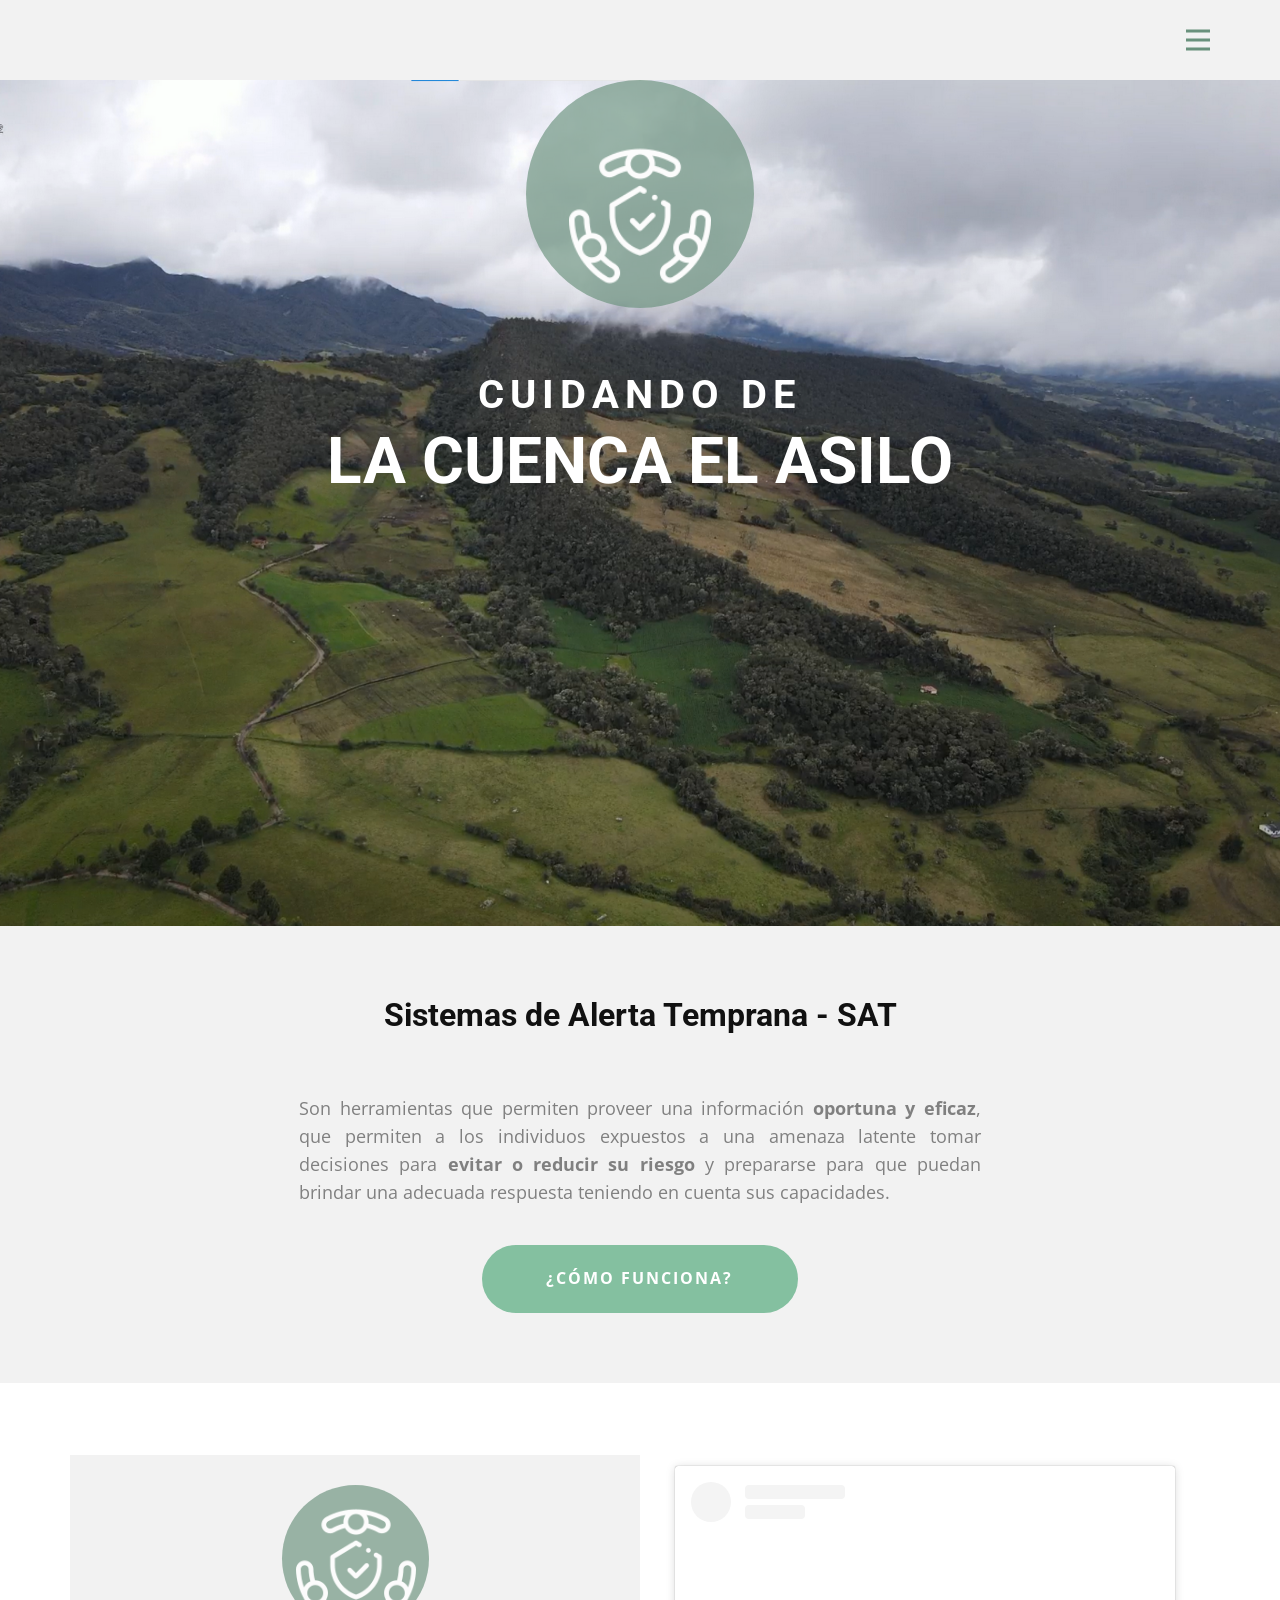
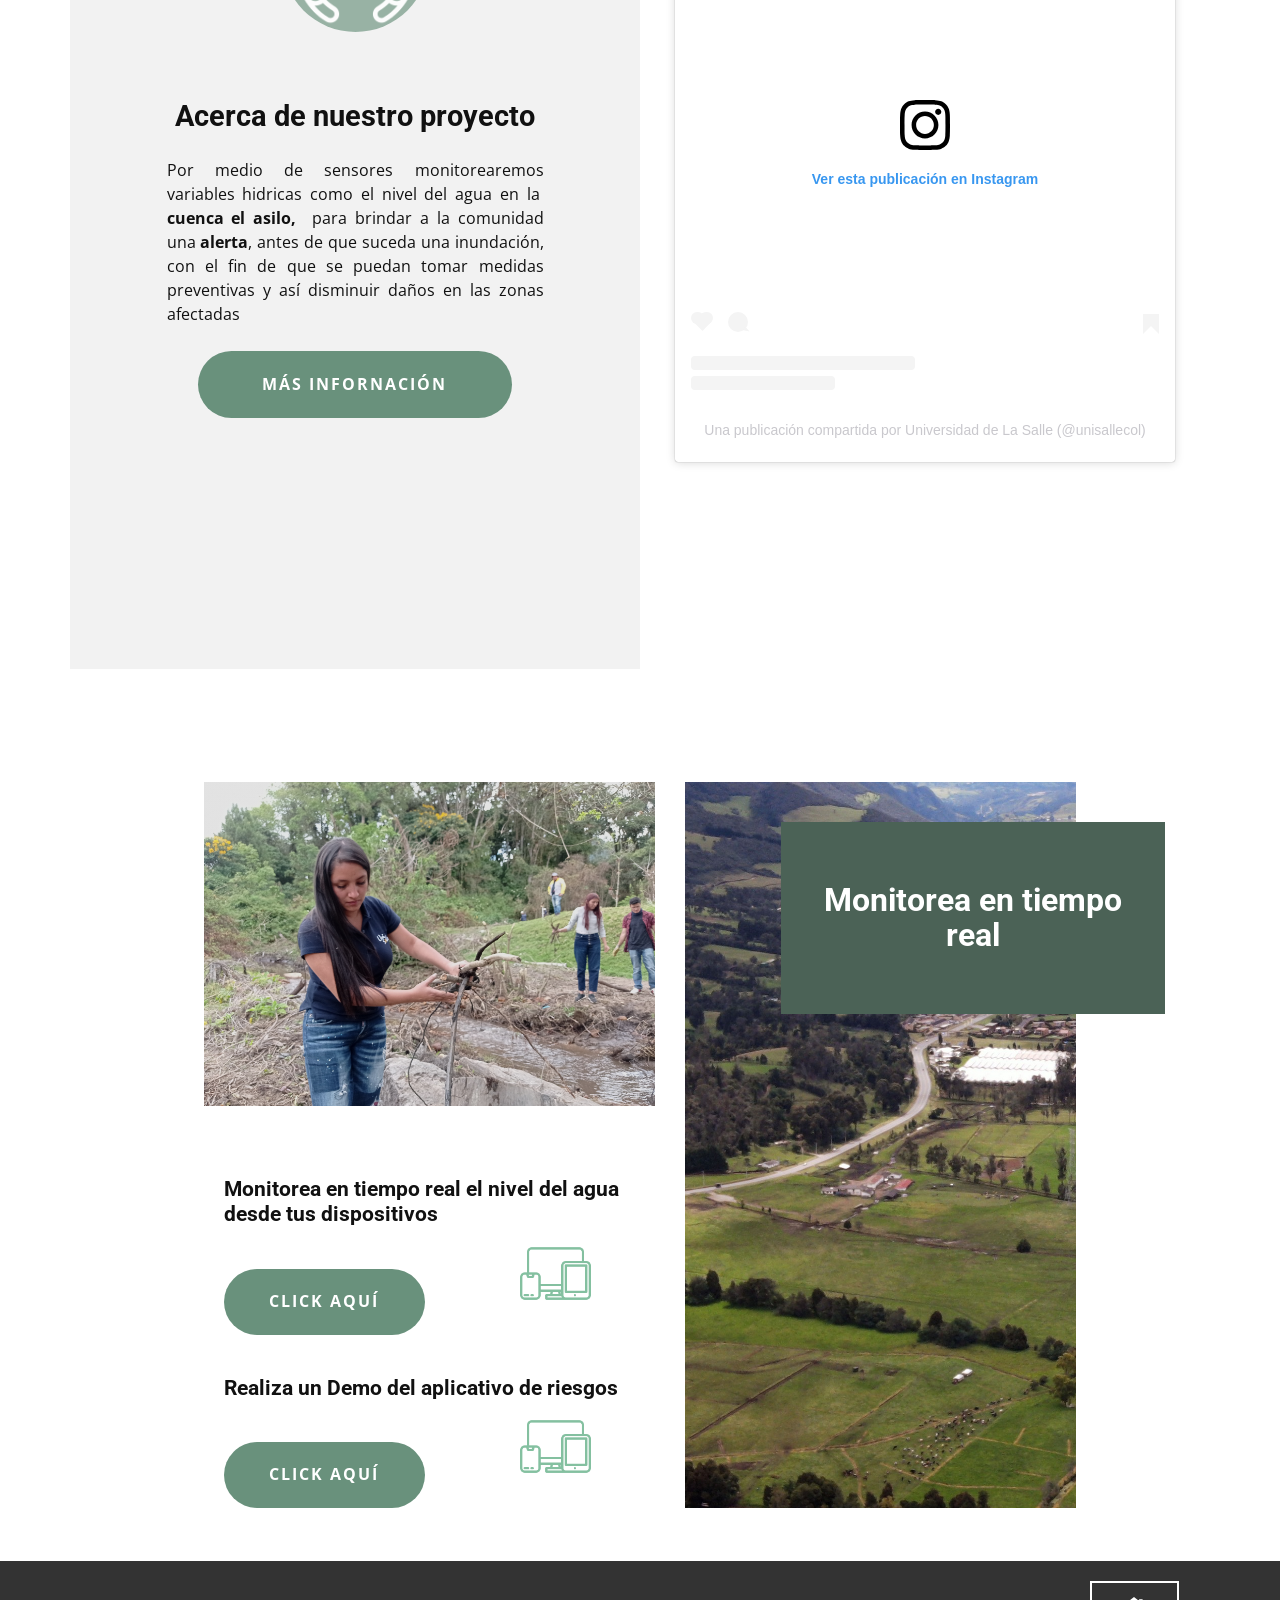
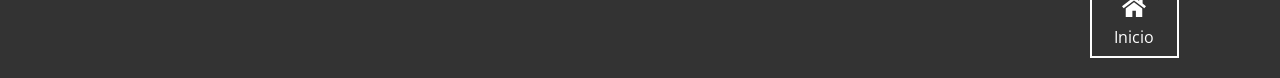
<file: index.html>
<!DOCTYPE html>
<html style="font-size: 16px;" lang="es"><head>
    <meta name="viewport" content="width=device-width, initial-scale=1.0, maximum-scale=1.0, user-scalable=no">
    <meta charset="utf-8">
    <meta name="keywords" content="Caring for, THE FOREST, ​Help us to look after our forests, ​Forestry
technique, ​Forest wildlifeand hunting, ​Caring for forest to benefit nature and people">
    <meta name="description" content="">
    <title>Inicio</title>
    <link rel="stylesheet" href="nicepage.css" media="screen">
<link rel="stylesheet" href="Inicio.css" media="screen">
    <script class="u-script" type="text/javascript" src="jquery.js" defer=""></script>
    <script class="u-script" type="text/javascript" src="nicepage.js" defer=""></script>
    <meta name="generator" content="Nicepage 5.5.0, nicepage.com">
    <link id="u-theme-google-font" rel="stylesheet" href="https://fonts.googleapis.com/css?family=Roboto:100,100i,300,300i,400,400i,500,500i,700,700i,900,900i|Open+Sans:300,300i,400,400i,500,500i,600,600i,700,700i,800,800i">
    <link id="u-page-google-font" rel="stylesheet" href="https://fonts.googleapis.com/css?family=Roboto:100,100i,300,300i,400,400i,500,500i,700,700i,900,900i|Roboto:100,100i,300,300i,400,400i,500,500i,700,700i,900,900i|Montserrat:100,100i,200,200i,300,300i,400,400i,500,500i,600,600i,700,700i,800,800i,900,900i">
    
    <style>
      /* Centrar solo los símbolos específicos */
      .u-section-1 .u-group-elements,
      .u-section-3 .u-group-elements {
        display: flex !important;
        flex-direction: column !important;
        justify-content: center !important;
        align-items: center !important;
        margin: 0 auto !important;
        position: relative !important;
      }
      
      .u-align-center {
        text-align: center !important;
      }
      
      /* Mejoras responsive para pantallas pequeñas */
      @media (max-width: 768px) {
        .u-text-1, .u-text-2 {
          font-size: clamp(1.2rem, 4vw, 2rem) !important;
          line-height: 1.3 !important;
          padding: 10px !important;
        }
        
        .u-section-1 {
          min-height: 60vh !important;
          padding: 20px 10px !important;
        }
        
        .u-section-2, .u-section-3, .u-section-4 {
          padding: 30px 15px !important;
        }
        
        .u-layout-cell {
          padding: 15px !important;
        }
        
        .u-btn {
          padding: 12px 20px !important;
          font-size: 14px !important;
          margin: 10px 5px !important;
        }
        
        .u-image-1, .u-image-2 {
          min-height: 200px !important;
          max-height: 300px !important;
        }
        
        /* Símbolo superior - más grande y centrado */
        .u-section-1 .u-group-elements-1 {
          width: 120px !important;
          height: 120px !important;
          margin: 20px auto !important;
          display: flex !important;
          flex-direction: column !important;
          justify-content: center !important;
          align-items: center !important;
          position: relative !important;
        }
        
        .u-section-1 .u-shape-1 {
          width: 120px !important;
          height: 120px !important;
          margin: 0 auto !important;
        }
        
        .u-section-1 .u-image-1 {
          position: absolute !important;
          top: 45% !important;
          left: 50% !important;
          transform: translate(-50%, -50%) !important;
          z-index: 2 !important;
          margin: 0 !important;
          width: 60px !important;
          height: 60px !important;
        }
        
        /* Símbolo del proyecto - más grande y centrado */
        .u-section-3 .u-group-elements-1 {
          width: 100px !important;
          height: 100px !important;
          margin: 15px auto !important;
          display: flex !important;
          flex-direction: column !important;
          justify-content: center !important;
          align-items: center !important;
          position: relative !important;
        }
        
        .u-section-3 .u-shape-1 {
          width: 100px !important;
          height: 100px !important;
          margin: 0 auto !important;
        }
        
        .u-section-3 .u-image-1 {
          position: absolute !important;
          top: 45% !important;
          left: 50% !important;
          transform: translate(-50%, -50%) !important;
          z-index: 2 !important;
          margin: 0 !important;
          width: 50px !important;
          height: 50px !important;
        }
        
        /* Centrar texto del proyecto en móviles */
        .u-section-3 .u-layout-cell-1 {
          text-align: center !important;
        }
        
        .u-section-3 .u-layout-cell-1 .u-container-layout-1 {
          text-align: center !important;
          padding: 20px 15px !important;
        }
        
        .u-section-3 .u-text-1,
        .u-section-3 .u-text-2 {
          text-align: center !important;
          margin-left: auto !important;
          margin-right: auto !important;
        }
        
        /* NO mover otras imágenes */
        .u-section-4 .u-image-1,
        .u-section-4 .u-image-2 {
          position: static !important;
          transform: none !important;
          width: auto !important;
          height: auto !important;
        }
        
        .u-align-center .u-group-elements-1 {
          margin: 0 auto 20px auto !important;
        }
        
        .instagram-media {
          max-width: 100% !important;
          min-width: 280px !important;
        }
        
        .two-line {
          display: flex;
          flex-direction: column;
          gap: 20px;
        }
        
        .two-line .u-container-layout-2 {
          padding: 15px !important;
          text-align: center !important;
        }
        
        .u-nav-1 {
          flex-direction: column !important;
        }
        
        .u-nav-item {
          width: 100% !important;
          text-align: center !important;
        }
      }
      
      @media (max-width: 480px) {
        .u-text-1, .u-text-2 {
          font-size: clamp(1rem, 5vw, 1.5rem) !important;
        }
        
        .u-section-1 {
          min-height: 50vh !important;
        }
        
        .u-btn {
          width: 90% !important;
          max-width: 250px !important;
        }
        
        .u-layout-wrap {
          margin: 0 !important;
        }
        
        /* Símbolos en móviles pequeños - mejor centrados */
        .u-section-1 .u-group-elements-1 {
          width: 90px !important;
          height: 90px !important;
        }
        
        .u-section-1 .u-shape-1 {
          width: 90px !important;
          height: 90px !important;
          transform: translateY(30px) !important;
        }
        
        .u-section-1 .u-image-1 {
          top: 42% !important;
          width: 45px !important;
          height: 45px !important;
        }
        
        .u-section-3 .u-group-elements-1 {
          width: 80px !important;
          height: 80px !important;
        }
        
        .u-section-3 .u-shape-1 {
          width: 80px !important;
          height: 80px !important;
        }
        
        .u-section-3 .u-image-1 {
          top: 42% !important;
          width: 40px !important;
          height: 40px !important;
        }
        
        /* Centrar footer con casita solo en móviles pequeños */
        .u-footer {
          text-align: center !important;
        }
        
        .u-footer .u-sheet-1 {
          display: flex !important;
          justify-content: center !important;
          align-items: center !important;
        }
        
        .u-footer .u-btn-1 {
          margin: 0 auto !important;
          font-size: 18px !important;
          padding: 15px 25px !important;
        }
        
        .u-footer .u-icon-1 {
          font-size: 24px !important;
          width: 30px !important;
          height: 30px !important;
        }
      }
    </style>
    
    
    
    
    
    <script type="application/ld+json">{
		"@context": "http://schema.org",
		"@type": "Organization",
		"name": "alarma temprana"
}</script>
    <meta name="theme-color" content="#efa69d">
    <meta property="og:title" content="Inicio">
    <meta property="og:description" content="">
    <meta property="og:type" content="website">
  <meta data-intl-tel-input-cdn-path="intlTelInput/"></head>
  <body data-home-page="index.html" data-home-page-title="Inicio" class="u-body u-xl-mode" data-lang="es"><header class="u-clearfix u-grey-5 u-header u-header" id="sec-3764"><div class="u-clearfix u-sheet u-sheet-1">
        <nav class="u-menu u-menu-hamburger u-offcanvas u-menu-1" data-responsive-from="XL">
          <div class="menu-collapse" style="font-size: 1rem; letter-spacing: 0px; font-weight: 500; text-transform: uppercase;">
            <a class="u-button-style u-custom-active-color u-custom-border u-custom-border-color u-custom-hover-color u-custom-left-right-menu-spacing u-custom-padding-bottom u-custom-text-active-color u-custom-text-color u-custom-text-hover-color u-custom-top-bottom-menu-spacing u-nav-link u-text-active-palette-1-base u-text-hover-palette-2-base u-text-palette-4-dark-1" href="#">
              <svg class="u-svg-link" viewBox="0 0 24 24"><use xmlns:xlink="http://www.w3.org/1999/xlink" xlink:href="#menu-hamburger"></use></svg>
              <svg class="u-svg-content" version="1.1" id="menu-hamburger" viewBox="0 0 16 16" x="0px" y="0px" xmlns:xlink="http://www.w3.org/1999/xlink" xmlns="http://www.w3.org/2000/svg"><g><rect y="1" width="16" height="2"></rect><rect y="7" width="16" height="2"></rect><rect y="13" width="16" height="2"></rect>
</g></svg>
            </a>
          </div>
          <div class="u-custom-menu u-nav-container">
            <ul class="u-nav u-spacing-2 u-unstyled u-nav-1"><li class="u-nav-item"><a class="u-active-grey-5 u-button-style u-hover-grey-10 u-nav-link u-text-active-grey-90 u-text-grey-90 u-text-hover-grey-90" href="index.html" style="padding: 10px 20px;">Pagina principal</a>
</li><li class="u-nav-item"><a class="u-active-grey-5 u-button-style u-hover-grey-10 u-nav-link u-text-active-grey-90 u-text-grey-90 u-text-hover-grey-90" href="Sistemas-de-alerta-temprana.html" style="padding: 10px 20px;">Sistemas de alerta temprana</a>
</li><li class="u-nav-item"><a class="u-active-grey-5 u-button-style u-hover-grey-10 u-nav-link u-text-active-grey-90 u-text-grey-90 u-text-hover-grey-90" href="Acerca-del--proyecto.html" style="padding: 10px 20px;">Acerca del  proyecto</a>
</li></ul>
          </div>
          <div class="u-custom-menu u-nav-container-collapse">
            <div class="u-black u-container-style u-inner-container-layout u-opacity u-opacity-95 u-sidenav">
              <div class="u-inner-container-layout u-sidenav-overflow">
                <div class="u-menu-close"></div>
                <ul class="u-align-center u-nav u-popupmenu-items u-unstyled u-nav-2"><li class="u-nav-item"><a class="u-button-style u-nav-link" href="index.html">Pagina principal</a>
</li><li class="u-nav-item"><a class="u-button-style u-nav-link" href="Sistemas-de-alerta-temprana.html">Sistemas de alerta temprana</a>
</li><li class="u-nav-item"><a class="u-button-style u-nav-link" href="Acerca-del--proyecto.html">Acerca del  proyecto</a>
</li></ul>
              </div>
            </div>
            <div class="u-black u-menu-overlay u-opacity u-opacity-70"></div>
          </div>
        </nav>
      </div></header>
    <section class="u-align-center u-clearfix u-image u-section-1" src="" id="carousel_deab" data-image-width="7480" data-image-height="4208">
      <div class="u-clearfix u-sheet u-sheet-1">
        <div class="u-align-center u-clearfix u-group-elements u-group-elements-1">
          <div class="u-expanded u-opacity u-opacity-65 u-palette-4-dark-1 u-shape u-shape-circle u-shape-1"></div>
          <img class="u-image u-image-contain u-image-default u-preserve-proportions u-image-1" src="images/protecticono1.png" alt="" data-image-width="128" data-image-height="128">
        </div>
        <h2 class="u-text u-text-body-alt-color u-text-1" style="font-size: clamp(1.5rem, 5vw, 2.5rem); margin-bottom: 10px;">CUIDANDO DE</h2>
        <h1 class="u-color-scheme-u10 u-color-style-multicolor-1 u-text u-text-body-alt-color u-title u-text-2" style="font-size: clamp(2rem, 6vw, 4rem); margin-top: 10px;">la cuenca el asilo</h1>
      </div>
    </section>
    <section class="u-align-center u-clearfix u-grey-5 u-section-2" id="carousel_029e">
      <div class="u-clearfix u-sheet u-valign-middle u-sheet-1">
        <h3 class="u-text u-text-default u-text-1" style="font-size: clamp(1.3rem, 4vw, 2rem); margin-bottom: 20px;">Sistemas de Alerta Temprana - SAT</h3>
        <p class="u-text u-text-grey-50 u-text-2" style="font-size: clamp(0.9rem, 3vw, 1.1rem); line-height: 1.6; text-align: justify; padding: 0 10px;">Son herramientas que permiten proveer una información <span style="font-weight: 700;">oportuna y eficaz</span>, que permiten a los individuos expuestos a una amenaza latente tomar decisiones para<span style="font-weight: 700;"> evitar o reducir su riesgo</span> y prepararse para que puedan brindar una adecuada
respuesta teniendo en cuenta sus capacidades.
        </p>
        <a href="Sistemas-de-alerta-temprana.html" class="u-active-palette-4-dark-1 u-border-none u-btn u-btn-round u-button-style u-hover-palette-4-dark-1 u-palette-4-base u-radius-50 u-btn-1">¿cómo funciona?</a>
      </div>
    </section>
    <section class="u-clearfix u-white u-section-3" id="carousel_2347">
      <div class="u-clearfix u-sheet u-sheet-1">
        <div class="u-clearfix u-expanded-width u-layout-wrap u-layout-wrap-1">
          <div class="u-layout">
            <div class="u-layout-row">
              <div class="u-align-center u-container-style u-grey-5 u-layout-cell u-size-30 u-layout-cell-1">
                <div class="u-container-layout u-container-layout-1">
                  <div class="u-align-center u-clearfix u-group-elements u-group-elements-1">
                    <div class="u-expanded u-opacity u-opacity-65 u-palette-4-dark-1 u-shape u-shape-circle u-shape-1"></div>
                    <img class="u-image u-image-contain u-image-default u-preserve-proportions u-image-1" src="images/protecticono1.png" alt="" data-image-width="128" data-image-height="128">
                  </div>
                  <h2 class="u-text u-text-1" style="font-size: clamp(1.3rem, 4vw, 1.8rem); margin-bottom: 15px;">Acerca de nuestro proyecto</h2>
                  <p class="u-text u-text-body-color u-text-2" style="font-size: clamp(0.85rem, 3vw, 1rem); line-height: 1.5; text-align: justify;">Por medio de sensores monitorearemos variables hidricas como el nivel del agua en la&nbsp;<span style="font-weight: 700;"> cuenca el asilo,&nbsp;<span style="font-weight: 400;"> para brindar a la comunidad una&nbsp;<span style="font-weight: 700;">alerta</span>, antes de que suceda una inundación, con el fin de que se puedan tomar medidas preventivas y así disminuir daños en las zonas afectadas
                      </span>&nbsp;
                    </span>
                  </p>
                  <a href="Acerca-del--proyecto.html" class="u-active-grey-5 u-border-none u-btn u-btn-round u-button-style u-palette-4-dark-1 u-radius-50 u-text-body-alt-color u-btn-1">más infornación</a>
                </div>
              </div>
              <div class="u-align-left u-container-style u-layout-cell u-shape-rectangle u-size-30 u-white u-layout-cell-2">
                <div class="u-container-layout u-container-layout-2">
                <blockquote class="instagram-media" data-instgrm-captioned data-instgrm-permalink="https://www.instagram.com/reel/CpBi-apjh3G/?utm_source=ig_embed&amp;utm_campaign=loading" data-instgrm-version="14" style=" background:#FFF; border:0; border-radius:3px; box-shadow:0 0 1px 0 rgba(0,0,0,0.5),0 1px 10px 0 rgba(0,0,0,0.15); margin: 1px; max-width:540px; min-width:326px; padding:0; width:99.375%; width:-webkit-calc(100% - 2px); width:calc(100% - 2px);"><div style="padding:16px;"> <a href="https://www.instagram.com/reel/CpBi-apjh3G/?utm_source=ig_embed&amp;utm_campaign=loading" style=" background:#FFFFFF; line-height:0; padding:0 0; text-align:center; text-decoration:none; width:100%;" target="_blank"> <div style=" display: flex; flex-direction: row; align-items: center;"> <div style="background-color: #F4F4F4; border-radius: 50%; flex-grow: 0; height: 40px; margin-right: 14px; width: 40px;"></div> <div style="display: flex; flex-direction: column; flex-grow: 1; justify-content: center;"> <div style=" background-color: #F4F4F4; border-radius: 4px; flex-grow: 0; height: 14px; margin-bottom: 6px; width: 100px;"></div> <div style=" background-color: #F4F4F4; border-radius: 4px; flex-grow: 0; height: 14px; width: 60px;"></div></div></div><div style="padding: 19% 0;"></div> <div style="display:block; height:50px; margin:0 auto 12px; width:50px;"><svg width="50px" height="50px" viewBox="0 0 60 60" version="1.1" xmlns="https://www.w3.org/2000/svg" xmlns:xlink="https://www.w3.org/1999/xlink"><g stroke="none" stroke-width="1" fill="none" fill-rule="evenodd"><g transform="translate(-511.000000, -20.000000)" fill="#000000"><g><path d="M556.869,30.41 C554.814,30.41 553.148,32.076 553.148,34.131 C553.148,36.186 554.814,37.852 556.869,37.852 C558.924,37.852 560.59,36.186 560.59,34.131 C560.59,32.076 558.924,30.41 556.869,30.41 M541,60.657 C535.114,60.657 530.342,55.887 530.342,50 C530.342,44.114 535.114,39.342 541,39.342 C546.887,39.342 551.658,44.114 551.658,50 C551.658,55.887 546.887,60.657 541,60.657 M541,33.886 C532.1,33.886 524.886,41.1 524.886,50 C524.886,58.899 532.1,66.113 541,66.113 C549.9,66.113 557.115,58.899 557.115,50 C557.115,41.1 549.9,33.886 541,33.886 M565.378,62.101 C565.244,65.022 564.756,66.606 564.346,67.663 C563.803,69.06 563.154,70.057 562.106,71.106 C561.058,72.155 560.06,72.803 558.662,73.347 C557.607,73.757 556.021,74.244 553.102,74.378 C549.944,74.521 548.997,74.552 541,74.552 C533.003,74.552 532.056,74.521 528.898,74.378 C525.979,74.244 524.393,73.757 523.338,73.347 C521.94,72.803 520.942,72.155 519.894,71.106 C518.846,70.057 518.197,69.06 517.654,67.663 C517.244,66.606 516.755,65.022 516.623,62.101 C516.479,58.943 516.448,57.996 516.448,50 C516.448,42.003 516.479,41.056 516.623,37.899 C516.755,34.978 517.244,33.391 517.654,32.338 C518.197,30.938 518.846,29.942 519.894,28.894 C520.942,27.846 521.94,27.196 523.338,26.654 C524.393,26.244 525.979,25.756 528.898,25.623 C532.057,25.479 533.004,25.448 541,25.448 C548.997,25.448 549.943,25.479 553.102,25.623 C556.021,25.756 557.607,26.244 558.662,26.654 C560.06,27.196 561.058,27.846 562.106,28.894 C563.154,29.942 563.803,30.938 564.346,32.338 C564.756,33.391 565.244,34.978 565.378,37.899 C565.522,41.056 565.552,42.003 565.552,50 C565.552,57.996 565.522,58.943 565.378,62.101 M570.82,37.631 C570.674,34.438 570.167,32.258 569.425,30.349 C568.659,28.377 567.633,26.702 565.965,25.035 C564.297,23.368 562.623,22.342 560.652,21.575 C558.743,20.834 556.562,20.326 553.369,20.18 C550.169,20.033 549.148,20 541,20 C532.853,20 531.831,20.033 528.631,20.18 C525.438,20.326 523.257,20.834 521.349,21.575 C519.376,22.342 517.703,23.368 516.035,25.035 C514.368,26.702 513.342,28.377 512.574,30.349 C511.834,32.258 511.326,34.438 511.181,37.631 C511.035,40.831 511,41.851 511,50 C511,58.147 511.035,59.17 511.181,62.369 C511.326,65.562 511.834,67.743 512.574,69.651 C513.342,71.625 514.368,73.296 516.035,74.965 C517.703,76.634 519.376,77.658 521.349,78.425 C523.257,79.167 525.438,79.673 528.631,79.82 C531.831,79.965 532.853,80.001 541,80.001 C549.148,80.001 550.169,79.965 553.369,79.82 C556.562,79.673 558.743,79.167 560.652,78.425 C562.623,77.658 564.297,76.634 565.965,74.965 C567.633,73.296 568.659,71.625 569.425,69.651 C570.167,67.743 570.674,65.562 570.82,62.369 C570.966,59.17 571,58.147 571,50 C571,41.851 570.966,40.831 570.82,37.631"></path></g></g></g></svg></div><div style="padding-top: 8px;"> <div style=" color:#3897f0; font-family:Arial,sans-serif; font-size:14px; font-style:normal; font-weight:550; line-height:18px;">Ver esta publicación en Instagram</div></div><div style="padding: 12.5% 0;"></div> <div style="display: flex; flex-direction: row; margin-bottom: 14px; align-items: center;"><div> <div style="background-color: #F4F4F4; border-radius: 50%; height: 12.5px; width: 12.5px; transform: translateX(0px) translateY(7px);"></div> <div style="background-color: #F4F4F4; height: 12.5px; transform: rotate(-45deg) translateX(3px) translateY(1px); width: 12.5px; flex-grow: 0; margin-right: 14px; margin-left: 2px;"></div> <div style="background-color: #F4F4F4; border-radius: 50%; height: 12.5px; width: 12.5px; transform: translateX(9px) translateY(-18px);"></div></div><div style="margin-left: 8px;"> <div style=" background-color: #F4F4F4; border-radius: 50%; flex-grow: 0; height: 20px; width: 20px;"></div> <div style=" width: 0; height: 0; border-top: 2px solid transparent; border-left: 6px solid #f4f4f4; border-bottom: 2px solid transparent; transform: translateX(16px) translateY(-4px) rotate(30deg)"></div></div><div style="margin-left: auto;"> <div style=" width: 0px; border-top: 8px solid #F4F4F4; border-right: 8px solid transparent; transform: translateY(16px);"></div> <div style=" background-color: #F4F4F4; flex-grow: 0; height: 12px; width: 16px; transform: translateY(-4px);"></div> <div style=" width: 0; height: 0; border-top: 8px solid #F4F4F4; border-left: 8px solid transparent; transform: translateY(-4px) translateX(8px);"></div></div></div> <div style="display: flex; flex-direction: column; flex-grow: 1; justify-content: center; margin-bottom: 24px;"> <div style=" background-color: #F4F4F4; border-radius: 4px; flex-grow: 0; height: 14px; margin-bottom: 6px; width: 224px;"></div> <div style=" background-color: #F4F4F4; border-radius: 4px; flex-grow: 0; height: 14px; width: 144px;"></div></div></a><p style=" color:#c9c8cd; font-family:Arial,sans-serif; font-size:14px; line-height:17px; margin-bottom:0; margin-top:8px; overflow:hidden; padding:8px 0 7px; text-align:center; text-overflow:ellipsis; white-space:nowrap;"><a href="https://www.instagram.com/reel/CpBi-apjh3G/?utm_source=ig_embed&amp;utm_campaign=loading" style=" color:#c9c8cd; font-family:Arial,sans-serif; font-size:14px; font-style:normal; font-weight:normal; line-height:17px; text-decoration:none;" target="_blank">Una publicación compartida por Universidad de La Salle (@unisallecol)</a></p></div></blockquote> <script async src="//www.instagram.com/embed.js"></script>
                </div>
              </div>
            </div>
          </div>
        </div>
      </div>
    </section>
    <section class="u-align-center-lg u-align-center-md u-align-center-sm u-align-center-xl u-align-left-xs u-clearfix u-section-4" id="carousel_af0f">
      <div class="u-clearfix u-sheet u-sheet-1">
        <div class="u-clearfix u-gutter-30 u-layout-wrap u-layout-wrap-1">
          <div class="u-gutter-0 u-layout">
            <div class="u-layout-row">
              <div class="u-size-32">
                <div class="u-layout-col">
                  <div class="u-align-left u-container-style u-image u-layout-cell u-left-cell u-shading u-size-28 u-image-1" data-image-width="4000" data-image-height="2992">
                    <div class="u-container-layout u-container-layout-1"></div>
                  </div>
                  <div class="u-align-left u-container-style u-layout-cell u-left-cell u-size-32 u-layout-cell-2" src="">
                    
                    <section class="two-line">
                    <div class="u-container-layout u-container-layout-2">
                      <h4 class="u-text u-text-1" style="font-size: clamp(1rem, 3.5vw, 1.3rem); margin-bottom: 10px;"> Monitorea en tiempo real el nivel del agua desde tus dispositivos</h4><span class="u-file-icon u-icon u-text-palette-4-base u-icon-1"><img src="images/2777142-95697e7f.png" alt=""></span>
                      <a href="Acerca-del--proyecto.html#sec-f1b8" class="u-active-palette-4-dark-1 u-border-none u-btn u-btn-round u-button-style u-palette-4-dark-1 u-radius-50 u-btn-1" data-animation-name="" data-animation-duration="0" data-animation-delay="0" data-animation-direction="" style="font-size: clamp(0.8rem, 3vw, 1rem);">click aquí</a>
                    </div>

                    <div class="u-container-layout u-container-layout-2">
                      <h4 class="u-text u-text-1" style="font-size: clamp(1rem, 3.5vw, 1.3rem); margin-bottom: 10px;"> Realiza un Demo del aplicativo de riesgos</h4><span class="u-file-icon u-icon u-text-palette-4-base u-icon-1"><img src="images/2777142-95697e7f.png" alt=""></span>
                      <a href="app-debug.apk" class="u-active-palette-4-dark-1 u-border-none u-btn u-btn-round u-button-style u-palette-4-dark-1 u-radius-50 u-btn-1" data-animation-name="" data-animation-duration="0" data-animation-delay="0" data-animation-direction="" style="font-size: clamp(0.8rem, 3vw, 1rem);">click aquí</a>
                    </div>
                  </section>


                  </div>
                </div>
              </div>
              <div class="u-size-28">
                <div class="u-layout-col">
                  <div class="u-align-left u-container-style u-image u-layout-cell u-right-cell u-size-60 u-image-2" src="" data-image-width="8000" data-image-height="6000">
                    <div class="u-container-layout u-container-layout-3" src="">
                      <div class="u-container-style u-group u-palette-4-dark-2 u-group-1">
                        <div class="u-container-layout u-valign-middle u-container-layout-4">
                          <h2 class="u-text u-text-2" style="font-size: clamp(1.3rem, 4vw, 2rem); text-align: center;">Monitorea en tiempo real<br>
                          </h2>
                        </div>
                      </div>
                    </div>
                  </div>
                </div>
              </div>
            </div>
          </div>
        </div>
      </div>
    </section>
    
    
    <footer class="u-align-center u-clearfix u-footer u-grey-80 u-footer" id="sec-be3e"><div class="u-clearfix u-sheet u-valign-middle u-sheet-1">
        <a href="index.html" class="u-border-2 u-border-white u-btn u-button-style u-hover-palette-4-dark-1 u-none u-btn-1"><span class="u-icon u-text-white u-icon-1"><svg class="u-svg-content" viewBox="0 0 512 512" x="0px" y="0px" style="width: 1em; height: 1em;"><polygon points="256,152.96 79.894,288.469 79.894,470.018 221.401,470.018 221.401,336.973 296.576,336.973 296.576,470.018 432.107,470.018 432.107,288.469"></polygon><polygon points="439.482,183.132 439.482,90.307 365.316,90.307 365.316,126.077 256,41.982 0,238.919 35.339,284.855 256,115.062 476.662,284.856 512,238.92"></polygon></svg><img></span>
          <br>Inicio
        </a>
      </div></footer>

  
</body></html>
</file>
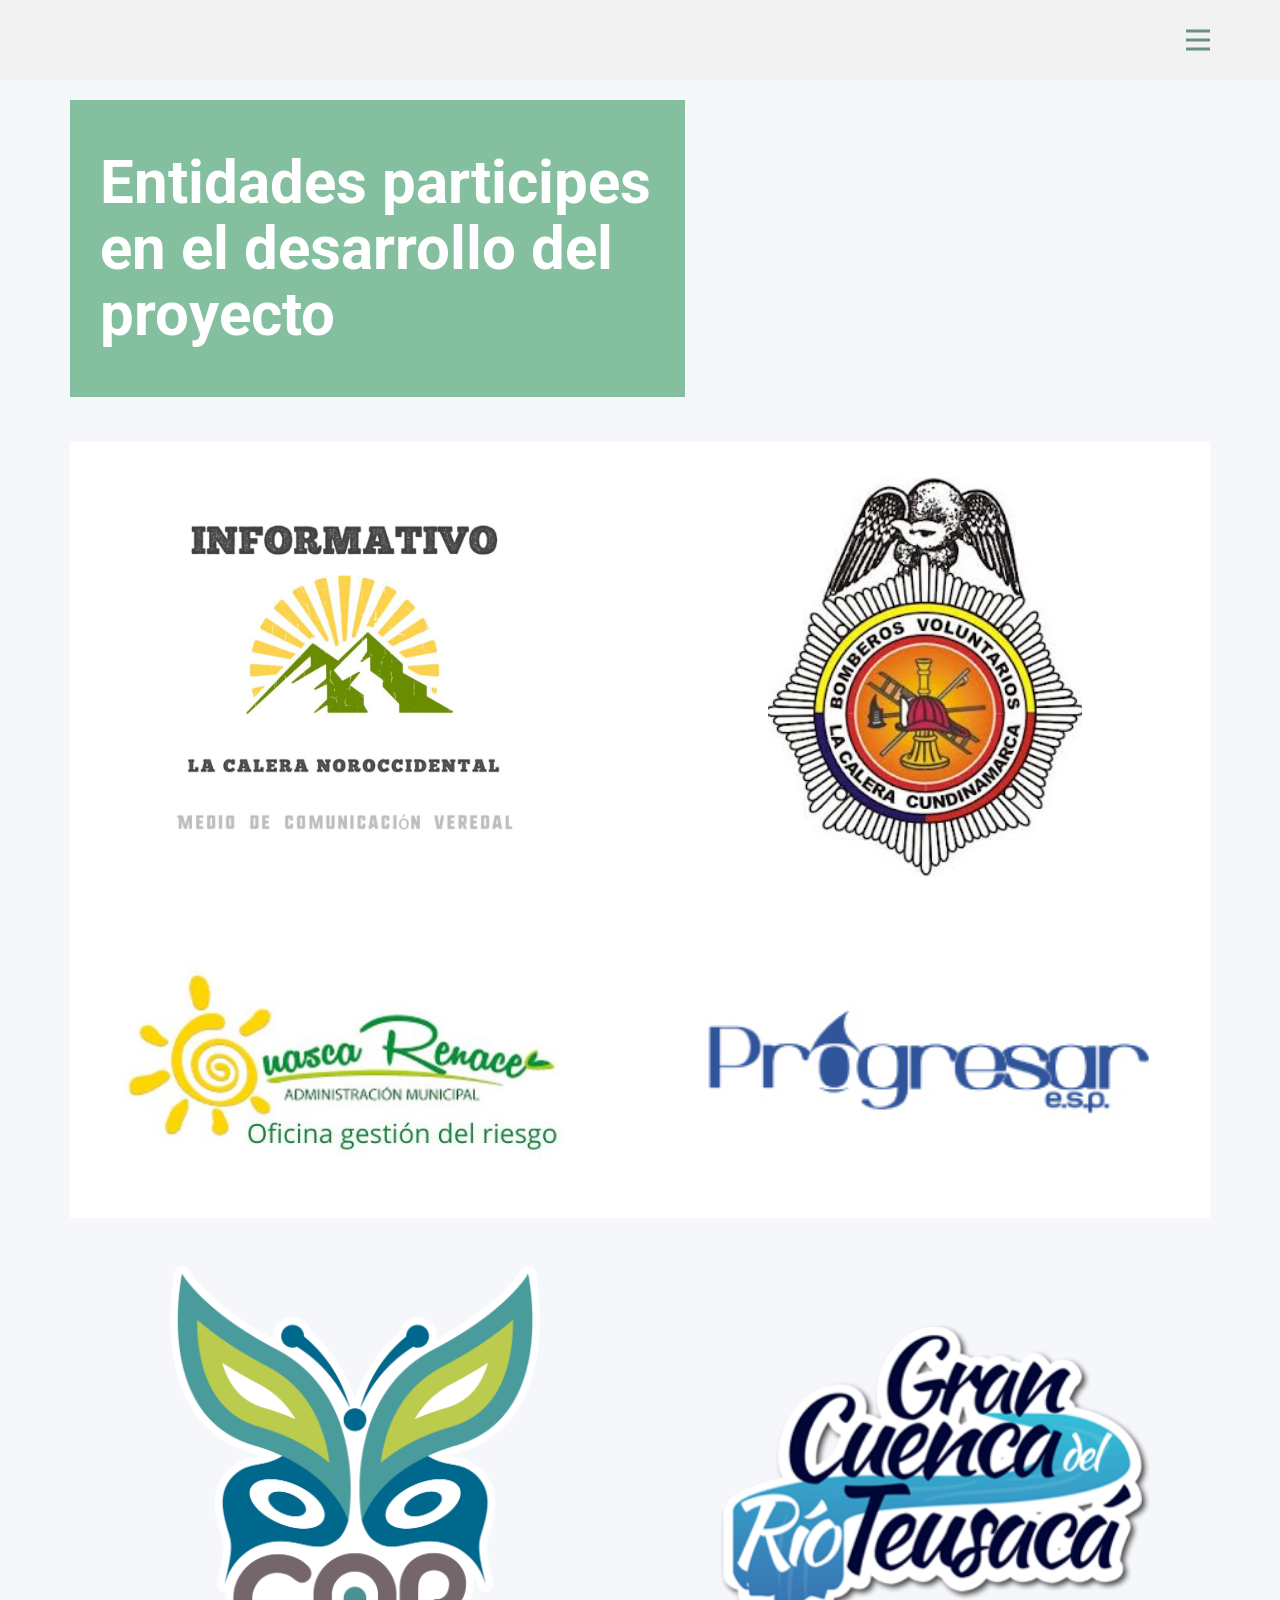
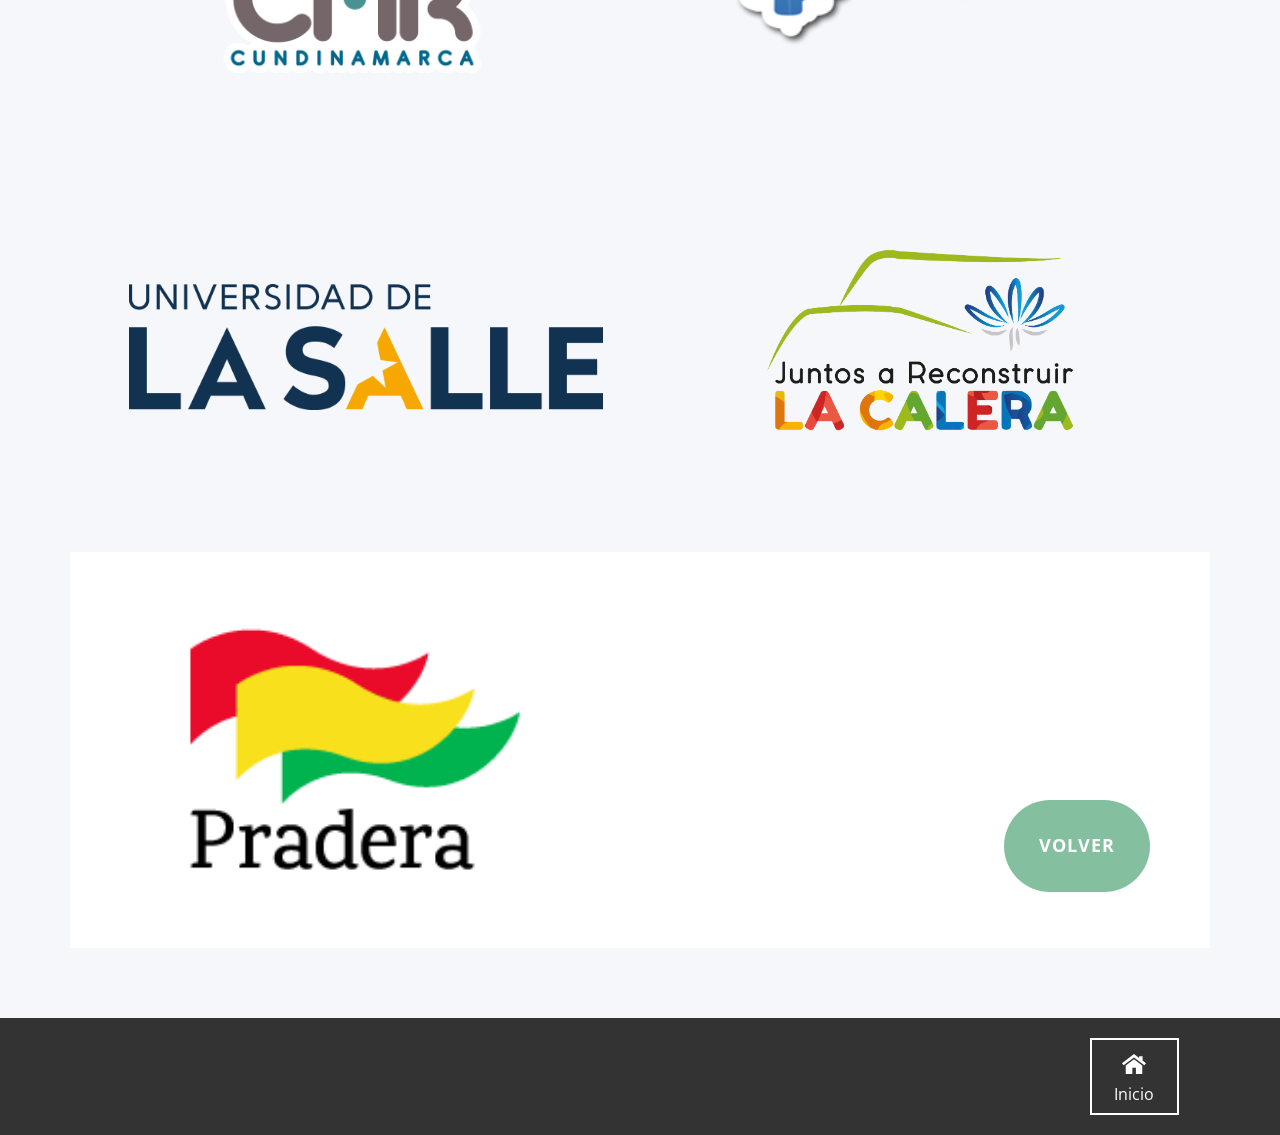
<file: logos.html>
<!DOCTYPE html>
<html style="font-size: 16px;" lang="es"><head>
    <meta name="viewport" content="width=device-width, initial-scale=1.0">
    <meta charset="utf-8">
    <meta name="keywords" content="">
    <meta name="description" content="">
    <title>logos</title>
    <link rel="stylesheet" href="nicepage.css" media="screen">
<link rel="stylesheet" href="logos.css" media="screen">
    <script class="u-script" type="text/javascript" src="jquery.js" defer=""></script>
    <script class="u-script" type="text/javascript" src="nicepage.js" defer=""></script>
    <meta name="generator" content="Nicepage 5.5.0, nicepage.com">
    <link id="u-theme-google-font" rel="stylesheet" href="https://fonts.googleapis.com/css?family=Roboto:100,100i,300,300i,400,400i,500,500i,700,700i,900,900i|Open+Sans:300,300i,400,400i,500,500i,600,600i,700,700i,800,800i">
    
    
    <script type="application/ld+json">{
		"@context": "http://schema.org",
		"@type": "Organization",
		"name": "alarma temprana"
}</script>
    <meta name="theme-color" content="#efa69d">
    <meta property="og:title" content="logos">
    <meta property="og:description" content="">
    <meta property="og:type" content="website">
  <meta data-intl-tel-input-cdn-path="intlTelInput/"></head>
  <body class="u-body u-xl-mode" data-lang="es"><header class="u-clearfix u-grey-5 u-header u-header" id="sec-3764"><div class="u-clearfix u-sheet u-sheet-1">
        <nav class="u-menu u-menu-hamburger u-offcanvas u-menu-1" data-responsive-from="XL">
          <div class="menu-collapse" style="font-size: 1rem; letter-spacing: 0px; font-weight: 500; text-transform: uppercase;">
            <a class="u-button-style u-custom-active-color u-custom-border u-custom-border-color u-custom-hover-color u-custom-left-right-menu-spacing u-custom-padding-bottom u-custom-text-active-color u-custom-text-color u-custom-text-hover-color u-custom-top-bottom-menu-spacing u-nav-link u-text-active-palette-1-base u-text-hover-palette-2-base u-text-palette-4-dark-1" href="#">
              <svg class="u-svg-link" viewBox="0 0 24 24"><use xmlns:xlink="http://www.w3.org/1999/xlink" xlink:href="#menu-hamburger"></use></svg>
              <svg class="u-svg-content" version="1.1" id="menu-hamburger" viewBox="0 0 16 16" x="0px" y="0px" xmlns:xlink="http://www.w3.org/1999/xlink" xmlns="http://www.w3.org/2000/svg"><g><rect y="1" width="16" height="2"></rect><rect y="7" width="16" height="2"></rect><rect y="13" width="16" height="2"></rect>
</g></svg>
            </a>
          </div>
          <div class="u-custom-menu u-nav-container">
            <ul class="u-nav u-spacing-2 u-unstyled u-nav-1"><li class="u-nav-item"><a class="u-active-grey-5 u-button-style u-hover-grey-10 u-nav-link u-text-active-grey-90 u-text-grey-90 u-text-hover-grey-90" href="index.html" style="padding: 10px 20px;">Pagina principal</a>
</li><li class="u-nav-item"><a class="u-active-grey-5 u-button-style u-hover-grey-10 u-nav-link u-text-active-grey-90 u-text-grey-90 u-text-hover-grey-90" href="Sistemas-de-alerta-temprana.html" style="padding: 10px 20px;">Sistemas de alerta temprana</a>
</li><li class="u-nav-item"><a class="u-active-grey-5 u-button-style u-hover-grey-10 u-nav-link u-text-active-grey-90 u-text-grey-90 u-text-hover-grey-90" href="Acerca-del--proyecto.html" style="padding: 10px 20px;">Acerca del  proyecto</a>
</li></ul>
          </div>
          <div class="u-custom-menu u-nav-container-collapse">
            <div class="u-black u-container-style u-inner-container-layout u-opacity u-opacity-95 u-sidenav">
              <div class="u-inner-container-layout u-sidenav-overflow">
                <div class="u-menu-close"></div>
                <ul class="u-align-center u-nav u-popupmenu-items u-unstyled u-nav-2"><li class="u-nav-item"><a class="u-button-style u-nav-link" href="index.html">Pagina principal</a>
</li><li class="u-nav-item"><a class="u-button-style u-nav-link" href="Sistemas-de-alerta-temprana.html">Sistemas de alerta temprana</a>
</li><li class="u-nav-item"><a class="u-button-style u-nav-link" href="Acerca-del--proyecto.html">Acerca del  proyecto</a>
</li></ul>
              </div>
            </div>
            <div class="u-black u-menu-overlay u-opacity u-opacity-70"></div>
          </div>
        </nav>
      </div></header>
    <section class="u-clearfix u-palette-5-light-3 u-section-1" id="sec-105f">
      <div class="u-clearfix u-sheet u-sheet-1">
        <div class="u-container-style u-group u-palette-4-base u-shape-rectangle u-group-1">
          <div class="u-container-layout u-container-layout-1">
            <h2 class="u-text u-text-default u-text-1">Entidades participes en el desarrollo del proyecto&nbsp;</h2>
          </div>
        </div>
        <div class="u-clearfix u-expanded-width u-layout-wrap u-layout-wrap-1">
          <div class="u-layout">
            <div class="u-layout-col">
              <div class="u-size-30">
                <div class="u-layout-row">
                  <div class="u-container-style u-layout-cell u-size-30 u-white u-layout-cell-1">
                    <div class="u-container-layout u-valign-top u-container-layout-2">
                      <img class="u-image u-image-contain u-image-1" src="images/Elinformativo.jpg" data-image-width="1024" data-image-height="1024">
                    </div>
                  </div>
                  <div class="u-container-style u-layout-cell u-size-30 u-white u-layout-cell-2">
                    <div class="u-container-layout u-container-layout-3">
                      <img class="u-image u-image-2" src="images/BomberosLaCalera.jpg" data-image-width="257" data-image-height="317">
                    </div>
                  </div>
                </div>
              </div>
              <div class="u-size-30">
                <div class="u-layout-row">
                  <div class="u-container-style u-layout-cell u-size-30 u-white u-layout-cell-3">
                    <div class="u-container-layout u-valign-middle u-container-layout-4">
                      <img class="u-image u-image-contain u-image-default u-image-3" src="images/AlcaldaGuasca1.jpg" alt="" data-image-width="518" data-image-height="233">
                    </div>
                  </div>
                  <div class="u-container-style u-layout-cell u-size-30 u-white u-layout-cell-4">
                    <div class="u-container-layout u-valign-middle u-container-layout-5">
                      <img class="u-expanded-width u-image u-image-contain u-image-default u-image-4" src="images/Progresar.jpg" alt="" data-image-width="263" data-image-height="74">
                    </div>
                  </div>
                </div>
              </div>
            </div>
          </div>
        </div>
        <div class="u-clearfix u-expanded-width u-layout-wrap u-layout-wrap-2">
          <div class="u-layout">
            <div class="u-layout-col">
              <div class="u-size-30">
                <div class="u-layout-row">
                  <div class="u-container-style u-layout-cell u-size-30 u-layout-cell-5">
                    <div class="u-container-layout u-valign-middle u-container-layout-6">
                      <img class="u-image u-image-contain u-image-default u-image-5" src="images/CAR.png" alt="" data-image-width="1516" data-image-height="1671">
                    </div>
                  </div>
                  <div class="u-container-style u-layout-cell u-size-30 u-layout-cell-6">
                    <div class="u-container-layout u-container-layout-7">
                      <img class="u-image u-image-contain u-image-default u-image-6" src="images/GCRT.png" alt="" data-image-width="318" data-image-height="277">
                    </div>
                  </div>
                </div>
              </div>
              <div class="u-size-30">
                <div class="u-layout-row">
                  <div class="u-container-style u-layout-cell u-size-30 u-layout-cell-7">
                    <div class="u-container-layout u-container-layout-8">
                      <img class="u-image u-image-default u-image-7" src="images/USalle.png" alt="" data-image-width="2464" data-image-height="656">
                    </div>
                  </div>
                  <div class="u-container-style u-layout-cell u-size-30 u-layout-cell-8">
                    <div class="u-container-layout u-valign-top u-container-layout-9">
                      <img class="u-image u-image-contain u-image-default u-preserve-proportions u-image-8" src="images/AlcaldaLaCalera.png" alt="" data-image-width="2550" data-image-height="2550">
                    </div>
                  </div>
                </div>
              </div>
            </div>
          </div>
        </div>
        <div class="u-clearfix u-expanded-width u-layout-wrap u-layout-wrap-3">
          <div class="u-layout">
            <div class="u-layout-col">
              <div class="u-size-60">
                <div class="u-layout-row">
                  <div class="u-container-style u-layout-cell u-size-30 u-white u-layout-cell-9">
                    <div class="u-container-layout u-valign-middle u-container-layout-10">
                      <img class="u-image u-image-contain u-image-default u-preserve-proportions u-image-9" src="images/LaPradera.png" alt="" data-image-width="200" data-image-height="146">
                    </div>
                  </div>
                  <div class="u-container-style u-layout-cell u-size-30 u-white u-layout-cell-10">
                    <div class="u-container-layout u-container-layout-11">
                      <a href="Acerca-del--proyecto.html#sec-8bfe" class="u-border-none u-btn u-btn-round u-button-style u-hover-palette-4-dark-1 u-palette-4-base u-radius-50 u-btn-1">VOLVER<span style="font-size: 1rem;">
                          <span style="font-size: 1.125rem;"></span>
                        </span>
                      </a>
                    </div>
                  </div>
                </div>
              </div>
            </div>
          </div>
        </div>
      </div>
    </section>
    
    
    <footer class="u-align-center u-clearfix u-footer u-grey-80 u-footer" id="sec-be3e"><div class="u-clearfix u-sheet u-valign-middle u-sheet-1">
        <a href="index.html" class="u-border-2 u-border-white u-btn u-button-style u-hover-palette-4-dark-1 u-none u-btn-1"><span class="u-icon u-text-white u-icon-1"><svg class="u-svg-content" viewBox="0 0 512 512" x="0px" y="0px" style="width: 1em; height: 1em;"><polygon points="256,152.96 79.894,288.469 79.894,470.018 221.401,470.018 221.401,336.973 296.576,336.973 296.576,470.018 432.107,470.018 432.107,288.469"></polygon><polygon points="439.482,183.132 439.482,90.307 365.316,90.307 365.316,126.077 256,41.982 0,238.919 35.339,284.855 256,115.062 476.662,284.856 512,238.92"></polygon></svg><img></span>
          <br>Inicio
        </a>
      </div></footer>

</body></html>
</file>
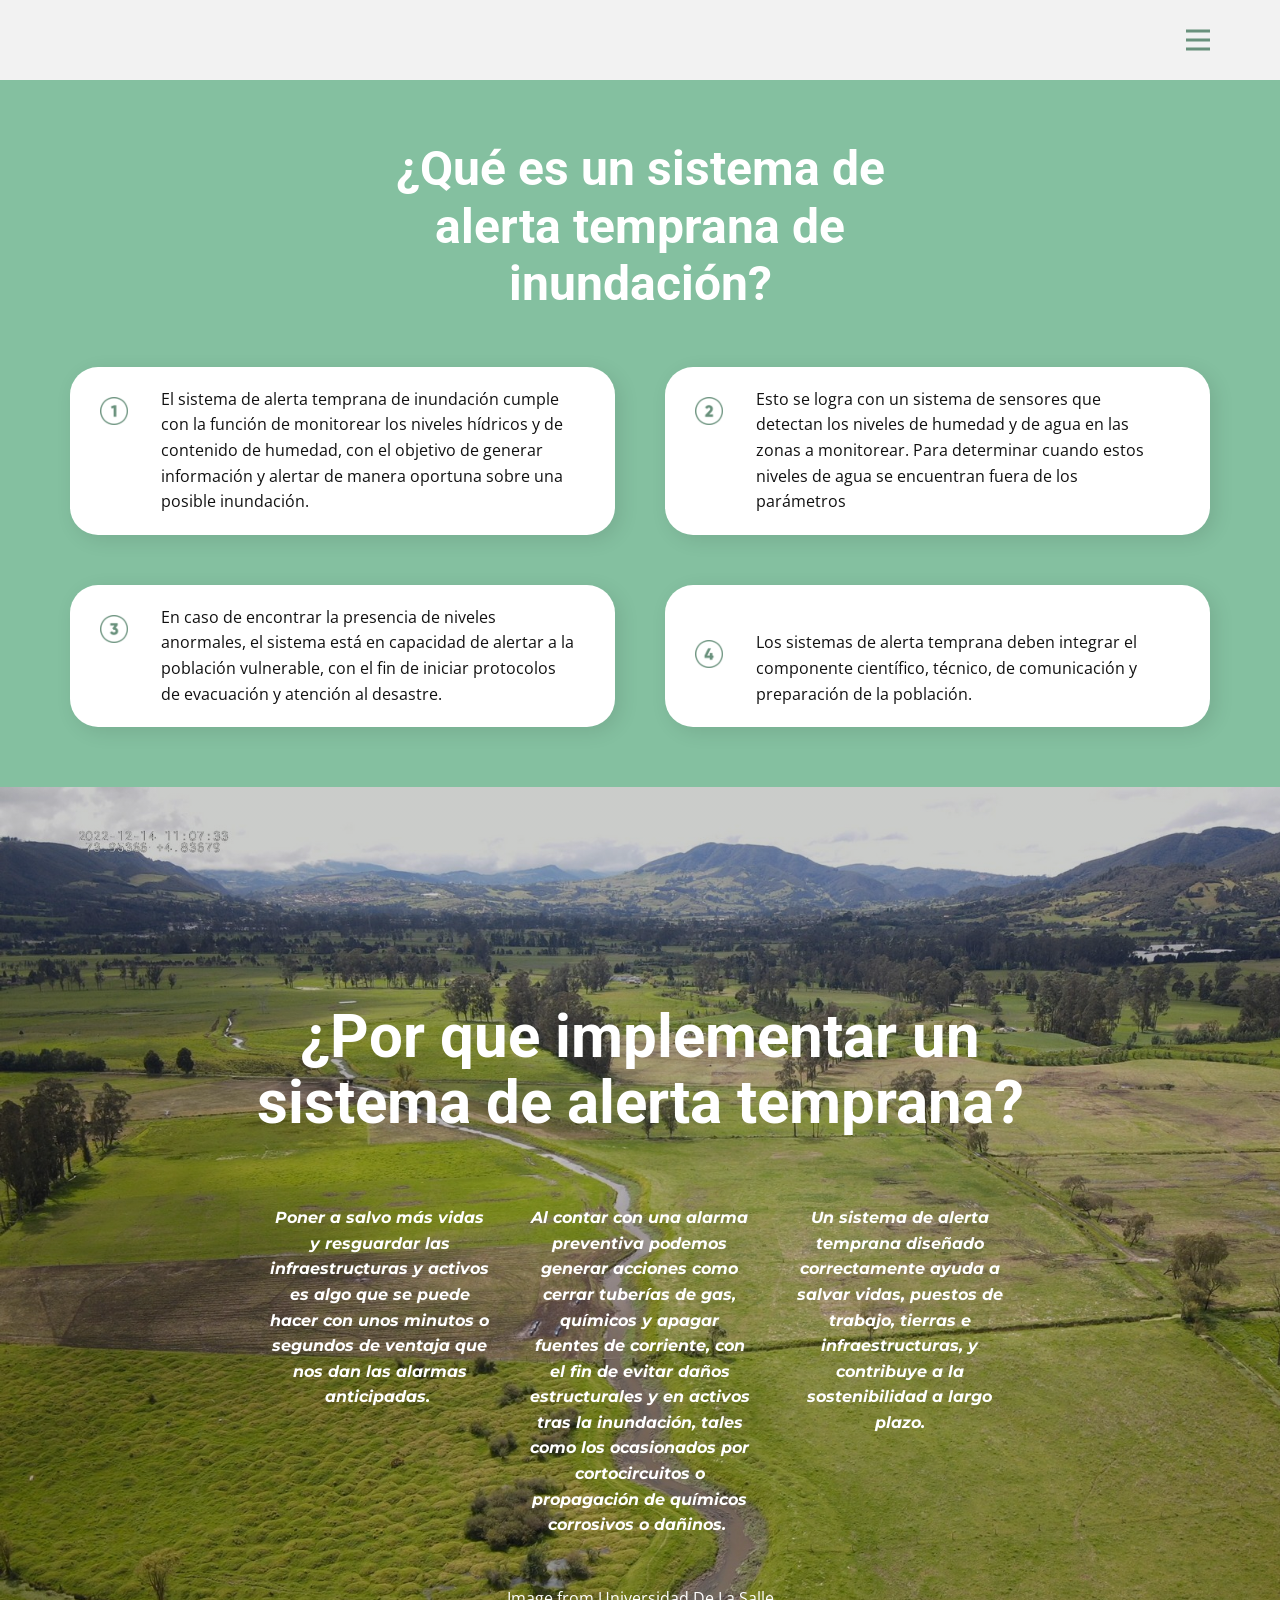
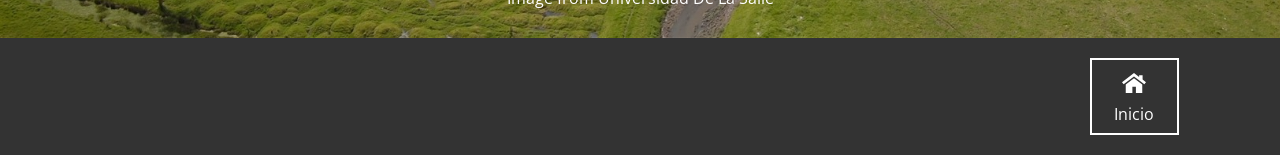
<file: Sistemas-de-alerta-temprana.html>
<!DOCTYPE html>
<html style="font-size: 16px;" lang="es"><head>
    <meta name="viewport" content="width=device-width, initial-scale=1.0">
    <meta charset="utf-8">
    <meta name="keywords" content="​Caring for forest to benefit nature and people">
    <meta name="description" content="">
    <title>Sistemas de alerta temprana</title>
    <link rel="stylesheet" href="nicepage.css" media="screen">
<link rel="stylesheet" href="Sistemas-de-alerta-temprana.css" media="screen">
    <script class="u-script" type="text/javascript" src="jquery.js" defer=""></script>
    <script class="u-script" type="text/javascript" src="nicepage.js" defer=""></script>
    <meta name="generator" content="Nicepage 5.5.0, nicepage.com">
    <link id="u-theme-google-font" rel="stylesheet" href="https://fonts.googleapis.com/css?family=Roboto:100,100i,300,300i,400,400i,500,500i,700,700i,900,900i|Open+Sans:300,300i,400,400i,500,500i,600,600i,700,700i,800,800i">
    <link id="u-page-google-font" rel="stylesheet" href="https://fonts.googleapis.com/css?family=Roboto:100,100i,300,300i,400,400i,500,500i,700,700i,900,900i|Montserrat:100,100i,200,200i,300,300i,400,400i,500,500i,600,600i,700,700i,800,800i,900,900i">
    
    
    
    <script type="application/ld+json">{
		"@context": "http://schema.org",
		"@type": "Organization",
		"name": "alarma temprana"
}</script>
    <meta name="theme-color" content="#efa69d">
    <meta property="og:title" content="Sistemas de alerta temprana">
    <meta property="og:description" content="">
    <meta property="og:type" content="website">
  <meta data-intl-tel-input-cdn-path="intlTelInput/"></head>
  <body class="u-body u-xl-mode" data-lang="es"><header class="u-clearfix u-grey-5 u-header u-header" id="sec-3764"><div class="u-clearfix u-sheet u-sheet-1">
        <nav class="u-menu u-menu-hamburger u-offcanvas u-menu-1" data-responsive-from="XL">
          <div class="menu-collapse" style="font-size: 1rem; letter-spacing: 0px; font-weight: 500; text-transform: uppercase;">
            <a class="u-button-style u-custom-active-color u-custom-border u-custom-border-color u-custom-hover-color u-custom-left-right-menu-spacing u-custom-padding-bottom u-custom-text-active-color u-custom-text-color u-custom-text-hover-color u-custom-top-bottom-menu-spacing u-nav-link u-text-active-palette-1-base u-text-hover-palette-2-base u-text-palette-4-dark-1" href="#">
              <svg class="u-svg-link" viewBox="0 0 24 24"><use xmlns:xlink="http://www.w3.org/1999/xlink" xlink:href="#menu-hamburger"></use></svg>
              <svg class="u-svg-content" version="1.1" id="menu-hamburger" viewBox="0 0 16 16" x="0px" y="0px" xmlns:xlink="http://www.w3.org/1999/xlink" xmlns="http://www.w3.org/2000/svg"><g><rect y="1" width="16" height="2"></rect><rect y="7" width="16" height="2"></rect><rect y="13" width="16" height="2"></rect>
</g></svg>
            </a>
          </div>
          <div class="u-custom-menu u-nav-container">
            <ul class="u-nav u-spacing-2 u-unstyled u-nav-1"><li class="u-nav-item"><a class="u-active-grey-5 u-button-style u-hover-grey-10 u-nav-link u-text-active-grey-90 u-text-grey-90 u-text-hover-grey-90" href="index.html" style="padding: 10px 20px;">Pagina principal</a>
</li><li class="u-nav-item"><a class="u-active-grey-5 u-button-style u-hover-grey-10 u-nav-link u-text-active-grey-90 u-text-grey-90 u-text-hover-grey-90" href="Sistemas-de-alerta-temprana.html" style="padding: 10px 20px;">Sistemas de alerta temprana</a>
</li><li class="u-nav-item"><a class="u-active-grey-5 u-button-style u-hover-grey-10 u-nav-link u-text-active-grey-90 u-text-grey-90 u-text-hover-grey-90" href="Acerca-del--proyecto.html" style="padding: 10px 20px;">Acerca del  proyecto</a>
</li></ul>
          </div>
          <div class="u-custom-menu u-nav-container-collapse">
            <div class="u-black u-container-style u-inner-container-layout u-opacity u-opacity-95 u-sidenav">
              <div class="u-inner-container-layout u-sidenav-overflow">
                <div class="u-menu-close"></div>
                <ul class="u-align-center u-nav u-popupmenu-items u-unstyled u-nav-2"><li class="u-nav-item"><a class="u-button-style u-nav-link" href="index.html">Pagina principal</a>
</li><li class="u-nav-item"><a class="u-button-style u-nav-link" href="Sistemas-de-alerta-temprana.html">Sistemas de alerta temprana</a>
</li><li class="u-nav-item"><a class="u-button-style u-nav-link" href="Acerca-del--proyecto.html">Acerca del  proyecto</a>
</li></ul>
              </div>
            </div>
            <div class="u-black u-menu-overlay u-opacity u-opacity-70"></div>
          </div>
        </nav>
      </div></header>
    <section class="u-align-center u-clearfix u-palette-4-base u-section-1" id="sec-8156">
      <div class="u-clearfix u-sheet u-sheet-1">
        <h3 class="u-text u-text-1">¿Qué es un sistema de alerta temprana de inundación?</h3>
        <div class="u-expanded-width u-list u-list-1">
          <div class="u-repeater u-repeater-1">
            <div class="u-align-left u-container-style u-list-item u-radius-28 u-repeater-item u-shape-round u-white u-list-item-1">
              <div class="u-container-layout u-similar-container u-valign-bottom-xl u-container-layout-1"><span class="u-file-icon u-icon u-icon-circle u-text-palette-4-dark-1 u-white u-icon-1"><img src="images/8068013-2c93982c.png" alt=""></span>
                <p class="u-text u-text-body-color u-text-2"> El sistema de alerta temprana de inundación cumple con la función de monitorear los niveles hídricos y de contenido de humedad, con el objetivo de generar información y alertar de manera oportuna sobre una posible inundación.</p>
              </div>
            </div>
            <div class="u-align-left u-container-style u-list-item u-radius-28 u-repeater-item u-shape-round u-video-cover u-white u-list-item-2">
              <div class="u-container-layout u-similar-container u-valign-bottom-xl u-container-layout-2"><span class="u-file-icon u-icon u-icon-circle u-text-palette-4-dark-1 u-white u-icon-2"><img src="images/8068070-cf2fcf41.png" alt=""></span>
                <p class="u-text u-text-3"> Esto se logra con un sistema de sensores que detectan los niveles de humedad y de agua en las zonas a monitorear. Para determinar cuando estos niveles de agua se encuentran fuera de los parámetros</p>
              </div>
            </div>
            <div class="u-align-left u-container-style u-list-item u-radius-28 u-repeater-item u-shape-round u-video-cover u-white u-list-item-3">
              <div class="u-container-layout u-similar-container u-valign-bottom-xl u-container-layout-3"><span class="u-file-icon u-icon u-icon-circle u-text-palette-4-dark-1 u-white u-icon-3"><img src="images/8068125-2bef42ca.png" alt=""></span>
                <p class="u-text u-text-4"> En caso de encontrar la presencia de niveles anormales, el sistema está en capacidad de alertar a la población vulnerable, con el fin de iniciar protocolos de evacuación y atención al desastre.&nbsp;</p>
              </div>
            </div>
            <div class="u-align-left u-container-style u-list-item u-radius-28 u-repeater-item u-shape-round u-video-cover u-white u-list-item-4">
              <div class="u-container-layout u-similar-container u-valign-bottom-xl u-container-layout-4"><span class="u-file-icon u-icon u-icon-circle u-text-palette-4-dark-1 u-white u-icon-4"><img src="images/8068178-2b29aa0e.png" alt=""></span>
                <p class="u-text u-text-5"> Los sistemas de alerta temprana deben integrar el componente científico, técnico, de comunicación y preparación de la población.</p>
              </div>
            </div>
          </div>
        </div>
      </div>
    </section>
    <section class="u-align-center u-clearfix u-image u-shading u-section-2" src="" data-image-width="3840" data-image-height="2160" id="sec-a18e">
      <div class="u-clearfix u-sheet u-sheet-1">
        <h2 class="u-text u-text-1">¿Por que implementar un sistema de alerta temprana?</h2>
        <div class="u-list u-list-1">
          <div class="u-repeater u-repeater-1">
            <div class="u-align-center u-container-style u-list-item u-repeater-item">
              <div class="u-container-layout u-similar-container u-container-layout-1">
                <p class="u-custom-font u-font-montserrat u-text u-text-2"> Poner a salvo más vidas y resguardar las infraestructuras y activos es algo que se puede hacer con unos minutos o segundos de ventaja que nos dan las alarmas anticipadas.&nbsp;</p>
              </div>
            </div>
            <div class="u-align-center u-container-style u-list-item u-repeater-item">
              <div class="u-container-layout u-similar-container u-container-layout-2">
                <p class="u-custom-font u-font-montserrat u-text u-text-3"> Al contar con una alarma preventiva podemos generar acciones como cerrar tuberías de gas, químicos y apagar fuentes de corriente, con el fin de evitar daños estructurales y en activos tras la inundación, tales como los ocasionados por cortocircuitos o propagación de químicos corrosivos o dañinos.&nbsp;</p>
              </div>
            </div>
            <div class="u-align-center u-container-style u-list-item u-repeater-item">
              <div class="u-container-layout u-similar-container u-container-layout-3">
                <p class="u-custom-font u-font-montserrat u-text u-text-4"> Un sistema de alerta temprana diseñado correctamente ayuda a salvar vidas, puestos de trabajo, tierras e infraestructuras, y contribuye a la sostenibilidad a largo plazo.</p>
              </div>
            </div>
          </div>
        </div>
        <p class="u-text u-text-body-alt-color u-text-5">Image from Universidad De La Salle</p>
      </div>
    </section>
    
    
    <footer class="u-align-center u-clearfix u-footer u-grey-80 u-footer" id="sec-be3e"><div class="u-clearfix u-sheet u-valign-middle u-sheet-1">
        <a href="index.html" class="u-border-2 u-border-white u-btn u-button-style u-hover-palette-4-dark-1 u-none u-btn-1"><span class="u-icon u-text-white u-icon-1"><svg class="u-svg-content" viewBox="0 0 512 512" x="0px" y="0px" style="width: 1em; height: 1em;"><polygon points="256,152.96 79.894,288.469 79.894,470.018 221.401,470.018 221.401,336.973 296.576,336.973 296.576,470.018 432.107,470.018 432.107,288.469"></polygon><polygon points="439.482,183.132 439.482,90.307 365.316,90.307 365.316,126.077 256,41.982 0,238.919 35.339,284.855 256,115.062 476.662,284.856 512,238.92"></polygon></svg><img></span>
          <br>Inicio
        </a>
      </div></footer>

  
</body></html>
</file>
<file: Inicio.css>
.u-section-1 {
  background-image: url("images/Sinttulo.png");
  background-position: 100% 50%;
}

.u-section-1 .u-sheet-1 {
  min-height: 846px;
}

.u-section-1 .u-group-elements-1 {
  width: 228px;
  min-height: 228px;
  height: auto;
  margin: 158px auto 0;
}

.u-section-1 .u-shape-1 {
  background-image: none;
}

.u-section-1 .u-image-1 {
  width: 142px;
  height: 142px;
  margin: 43px auto 0 43px;
}

.u-section-1 .u-text-1 {
  letter-spacing: 6px;
  font-size: 1.875rem;
  text-transform: uppercase;
  font-weight: 700;
  margin: 65px 20px 0;
}

.u-section-1 .u-text-2 {
  text-transform: uppercase;
  font-size: 9.375rem;
  font-family: Roboto, sans-serif;
  font-weight: 700;
  margin: 15px 20px 17px;
}

@media (max-width: 1199px) {
  .u-section-1 .u-sheet-1 {
    min-height: 698px;
  }

  .u-section-1 .u-text-1 {
    margin-left: 0;
    margin-right: 0;
  }

  .u-section-1 .u-text-2 {
    font-size: 7.5rem;
    margin-left: 0;
    margin-right: 0;
  }
}

@media (max-width: 991px) {
  .u-section-1 .u-sheet-1 {
    min-height: 535px;
  }

  .u-section-1 .u-text-2 {
    font-size: 6rem;
  }
}

@media (max-width: 767px) {
  .u-section-1 .u-sheet-1 {
    min-height: 401px;
  }

  .u-section-1 .u-group-elements-1 {
    margin-left: 312px;
  }

  .u-section-1 .u-text-2 {
    font-size: 5rem;
  }
}

@media (max-width: 575px) {
  .u-section-1 .u-sheet-1 {
    min-height: 252px;
  }

  .u-section-1 .u-group-elements-1 {
    margin-left: 112px;
  }

  .u-section-1 .u-text-1 {
    font-size: 1.5rem;
  }

  .u-section-1 .u-text-2 {
    font-size: 3.25rem;
  }
} .u-section-2 {
  background-image: none;
}

.u-section-2 .u-sheet-1 {
  min-height: 457px;
}

.u-section-2 .u-text-1 {
  font-size: 2.75rem;
  margin: 50px auto 0;
}

.u-section-2 .u-text-2 {
  font-size: 1.25rem;
  width: 702px;
  margin: 39px auto 0;
}

.u-section-2 .u-btn-1 {
  font-weight: 700;
  text-transform: uppercase;
  background-image: none;
  border-style: none;
  letter-spacing: 2px;
  margin: 39px auto 50px;
  padding: 21px 65px 21px 64px;
}

@media (max-width: 767px) {
  .u-section-2 .u-text-1 {
    font-size: 2.25rem;
  }

  .u-section-2 .u-text-2 {
    width: 540px;
  }
}

@media (max-width: 575px) {
  .u-section-2 .u-text-2 {
    width: 340px;
  }
}.u-section-3 .u-sheet-1 {
  min-height: 946px;
}

.u-section-3 .u-layout-wrap-1 {
  margin-top: 72px;
  margin-bottom: 60px;
}

.u-section-3 .u-layout-cell-1 {
  min-height: 814px;
}

.u-section-3 .u-container-layout-1 {
  padding: 30px;
}

.u-section-3 .u-group-elements-1 {
  width: 147px;
  min-height: 147px;
  margin: 82px auto 0;
}

.u-section-3 .u-shape-1 {
  background-image: none;
}

.u-section-3 .u-image-1 {
  width: 120px;
  height: 120px;
  margin: 14px auto 0 14px;
}

.u-section-3 .u-text-1 {
  font-weight: 700;
  font-size: 3.75rem;
  margin: 69px 0 0;
}

.u-section-3 .u-text-2 {
  width: 377px;
  margin: 25px auto 0;
}

.u-section-3 .u-btn-1 {
  font-weight: 700;
  text-transform: uppercase;
  background-image: none;
  border-style: none;
  letter-spacing: 2px;
  margin: 25px auto 0;
  padding: 21px 65px 21px 64px;
}

.u-section-3 .u-layout-cell-2 {
  min-height: 814px;
}

.u-section-3 .u-container-layout-2 {
  padding: 10px 34px 0;
}

.u-section-3 .u-text-3 {
  font-weight: 700;
  font-size: 1.5rem;
  margin: 37px 30px 0;
}

.u-section-3 .u-image-2 {
  height: 687px;
  object-position: 50% 98.55%;
  width: 457px;
  margin: 13px auto 0;
}

@media (max-width: 1199px) {
  .u-section-3 .u-sheet-1 {
    min-height: 803px;
  }

  .u-section-3 .u-layout-cell-1 {
    min-height: 674px;
  }

  .u-section-3 .u-group-elements-1 {
    margin-left: 181px;
  }

  .u-section-3 .u-text-1 {
    font-size: 3rem;
  }

  .u-section-3 .u-layout-cell-2 {
    min-height: 671px;
  }

  .u-section-3 .u-text-3 {
    margin-left: 0;
    margin-right: 0;
  }

  .u-section-3 .u-image-2 {
    height: 505px;
    width: 402px;
  }
}

@media (max-width: 991px) {
  .u-section-3 .u-sheet-1 {
    min-height: 232px;
  }

  .u-section-3 .u-layout-cell-1 {
    min-height: 673px;
  }

  .u-section-3 .u-group-elements-1 {
    margin-left: 153px;
  }

  .u-section-3 .u-text-1 {
    font-size: 2.25rem;
  }

  .u-section-3 .u-text-2 {
    width: 300px;
  }

  .u-section-3 .u-layout-cell-2 {
    min-height: 100px;
  }

  .u-section-3 .u-container-layout-2 {
    padding-left: 30px;
    padding-right: 30px;
  }

  .u-section-3 .u-image-2 {
    height: 443px;
    width: 300px;
  }
}

@media (max-width: 767px) {
  .u-section-3 .u-sheet-1 {
    min-height: 332px;
  }

  .u-section-3 .u-container-layout-1 {
    padding-right: 92px;
    padding-left: 88px;
  }

  .u-section-3 .u-container-layout-2 {
    padding-left: 10px;
    padding-right: 10px;
    padding-bottom: 50px;
  }

  .u-section-3 .u-image-2 {
    height: 768px;
  }
}

@media (max-width: 575px) {
  .u-section-3 .u-layout-cell-1 {
    min-height: 660px;
  }

  .u-section-3 .u-container-layout-1 {
    padding-left: 30px;
    padding-right: 30px;
  }

  .u-section-3 .u-text-1 {
    font-size: 1.875rem;
  }

  .u-section-3 .u-container-layout-2 {
    padding-bottom: 30px;
  }

  .u-section-3 .u-image-2 {
    height: 473px;
  }
}.u-section-4 .u-sheet-1 {
  min-height: 684px;
}

.u-section-4 .u-layout-wrap-1 {
  width: 872px;
  margin: 53px auto;
}

.u-section-4 .u-image-1 {
  min-height: 354px;
  background-image: linear-gradient(0deg, rgba(0,0,0,0.1), rgba(0,0,0,0.1)), url("images/1676407989643.jpg");
  background-position: 63.86% 37.23%;
  background-size: 110%;
}

.u-section-4 .u-container-layout-1 {
  padding: 40px 20px;
}

.u-section-4 .u-layout-cell-2 {
  min-height: 278px;
}

.u-section-4 .u-container-layout-2 {
  padding: 0 20px;
}

.u-section-4 .u-text-1 {
  font-weight: 700;
  margin: 41px 0 0;
}

.u-section-4 .u-icon-1 {
  width: 73px;
  height: 73px;
  margin: 9px 43px 0 auto;
  padding: 0;
}

.u-section-4 .u-btn-1 {
  letter-spacing: 2px;
  text-transform: uppercase;
  font-weight: 700;
  background-image: none;
  margin: -41px auto 0 0;
  padding: 20px 46px 20px 45px;
}

.u-section-4 .u-image-2 {
  min-height: 617px;
  background-image: url("images/editada.jpg");
  background-position: 0% 50%;
}

.u-section-4 .u-container-layout-3 {
  padding: 20px 0;
}

.u-section-4 .u-group-1 {
  width: 384px;
  min-height: 192px;
  margin: 20px -89px 0 auto;
}

.u-section-4 .u-container-layout-4 {
  padding: 30px;
}

.u-section-4 .u-text-2 {
  text-transform: none;
  font-weight: 700;
  font-size: 3.75rem;
  margin: 0;
}

@media (max-width: 1199px) {
  .u-section-4 .u-layout-wrap-1 {
    width: 823px;
  }

  .u-section-4 .u-image-1 {
    min-height: 396px;
  }

  .u-section-4 .u-btn-1 {
    border-style: none;
  }

  .u-section-4 .u-group-1 {
    width: 383px;
  }
}

@media (max-width: 991px) {
  .u-section-4 .u-sheet-1 {
    min-height: 617px;
  }

  .u-section-4 .u-layout-wrap-1 {
    width: 620px;
  }

  .u-section-4 .u-image-1 {
    min-height: 298px;
  }

  .u-section-4 .u-container-layout-1 {
    padding-top: 30px;
    padding-bottom: 30px;
  }

  .u-section-4 .u-layout-cell-2 {
    min-height: 100px;
  }

  .u-section-4 .u-image-2 {
    min-height: 542px;
  }

  .u-section-4 .u-group-1 {
    width: 303px;
    min-height: 140px;
    margin-top: 14px;
  }
}

@media (max-width: 767px) {
  .u-section-4 .u-sheet-1 {
    min-height: 1360px;
  }

  .u-section-4 .u-layout-wrap-1 {
    width: 451px;
  }

  .u-section-4 .u-image-1 {
    min-height: 406px;
  }

  .u-section-4 .u-container-layout-1 {
    padding-left: 10px;
    padding-right: 10px;
  }

  .u-section-4 .u-container-layout-2 {
    padding-right: 10px;
    padding-left: 10px;
  }

  .u-section-4 .u-image-2 {
    min-height: 676px;
  }

  .u-section-4 .u-group-1 {
    width: 408px;
    min-height: 171px;
    margin-top: 72px;
    margin-left: 78px;
  }

  .u-section-4 .u-container-layout-4 {
    padding-left: 20px;
    padding-right: 20px;
  }
}

@media (max-width: 575px) {
  .u-section-4 .u-sheet-1 {
    min-height: 1029px;
  }

  .u-section-4 .u-layout-wrap-1 {
    width: 290px;
    margin-left: 0;
  }

  .u-section-4 .u-image-1 {
    min-height: 261px;
  }

  .u-section-4 .u-image-2 {
    min-height: 515px;
  }

  .u-section-4 .u-group-1 {
    width: 330px;
    min-height: 139px;
    margin-left: auto;
  }

  .u-section-4 .u-text-2 {
    font-size: 3rem;
  }
}
</file>
<file: logos.css>
.u-section-1 .u-sheet-1 {
  min-height: 2538px;
}

.u-section-1 .u-group-1 {
  width: 615px;
  min-height: 297px;
  height: auto;
  margin: 20px auto 0 0;
}

.u-section-1 .u-container-layout-1 {
  padding: 30px;
}

.u-section-1 .u-text-1 {
  margin: 20px 0 0;
}

.u-section-1 .u-layout-wrap-1 {
  margin-top: 45px;
  margin-bottom: 0;
}

.u-section-1 .u-layout-cell-1 {
  min-height: 471px;
}

.u-section-1 .u-container-layout-2 {
  padding: 30px;
}

.u-section-1 .u-image-1 {
  width: 411px;
  height: 411px;
  margin: 0 auto 0 39px;
}

.u-section-1 .u-layout-cell-2 {
  min-height: 471px;
}

.u-section-1 .u-container-layout-3 {
  padding: 30px;
}

.u-section-1 .u-image-2 {
  width: 314px;
  height: 400px;
  margin: 5px auto 0;
}

.u-section-1 .u-layout-cell-3 {
  min-height: 305px;
}

.u-section-1 .u-container-layout-4 {
  padding: 7px 0;
}

.u-section-1 .u-image-3 {
  height: 220px;
  width: 498px;
  margin: 0 auto 0 33px;
}

.u-section-1 .u-layout-cell-4 {
  min-height: 305px;
}

.u-section-1 .u-container-layout-5 {
  padding: 30px;
}

.u-section-1 .u-image-4 {
  height: 135px;
  margin-top: 0;
  margin-bottom: 0;
}

.u-section-1 .u-layout-wrap-2 {
  margin-top: 0;
  margin-bottom: 0;
}

.u-section-1 .u-layout-cell-5 {
  min-height: 503px;
}

.u-section-1 .u-container-layout-6 {
  padding: 30px;
}

.u-section-1 .u-image-5 {
  width: 370px;
  height: 408px;
  margin: 0 auto;
}

.u-section-1 .u-layout-cell-6 {
  min-height: 503px;
}

.u-section-1 .u-container-layout-7 {
  padding: 30px;
}

.u-section-1 .u-image-6 {
  width: 435px;
  height: 379px;
  margin: 49px 30px 0 auto;
}

.u-section-1 .u-layout-cell-7 {
  min-height: 431px;
}

.u-section-1 .u-container-layout-8 {
  padding: 30px 0;
}

.u-section-1 .u-image-7 {
  width: 474px;
  height: 126px;
  margin: 133px 37px 0 auto;
}

.u-section-1 .u-layout-cell-8 {
  min-height: 431px;
}

.u-section-1 .u-container-layout-9 {
  padding: 21px 30px;
}

.u-section-1 .u-image-8 {
  width: 388px;
  height: 388px;
  margin: 0 auto;
}

.u-section-1 .u-layout-wrap-3 {
  margin-top: 0;
  margin-bottom: 60px;
}

.u-section-1 .u-layout-cell-9 {
  min-height: 396px;
}

.u-section-1 .u-container-layout-10 {
  padding: 0 20px;
}

.u-section-1 .u-image-9 {
  width: 392px;
  height: 286px;
  margin: 0 auto;
}

.u-section-1 .u-layout-cell-10 {
  min-height: 396px;
}

.u-section-1 .u-container-layout-11 {
  padding: 30px;
}

.u-section-1 .u-btn-1 {
  font-weight: 700;
  text-transform: uppercase;
  font-size: 1.125rem;
  letter-spacing: 1px;
  background-image: none;
  margin: 218px 30px 0 auto;
  padding: 31px 35px 32px;
}

@media (max-width: 1199px) {
  .u-section-1 .u-sheet-1 {
    min-height: 1746px;
  }

  .u-section-1 .u-group-1 {
    height: auto;
  }

  .u-section-1 .u-layout-wrap-1 {
    position: relative;
  }

  .u-section-1 .u-layout-cell-1 {
    min-height: 388px;
  }

  .u-section-1 .u-image-1 {
    width: 410px;
    height: 410px;
    margin-left: 0;
  }

  .u-section-1 .u-layout-cell-2 {
    min-height: 388px;
  }

  .u-section-1 .u-image-2 {
    height: 401px;
  }

  .u-section-1 .u-layout-cell-3 {
    min-height: 251px;
  }

  .u-section-1 .u-image-3 {
    height: 208px;
    width: 470px;
    margin-left: 0;
  }

  .u-section-1 .u-layout-cell-4 {
    min-height: 251px;
  }

  .u-section-1 .u-image-4 {
    height: 109px;
  }

  .u-section-1 .u-layout-wrap-2 {
    position: relative;
  }

  .u-section-1 .u-layout-cell-5 {
    min-height: 415px;
  }

  .u-section-1 .u-layout-cell-6 {
    min-height: 415px;
  }

  .u-section-1 .u-image-6 {
    width: 410px;
    height: 357px;
    margin-right: 0;
  }

  .u-section-1 .u-layout-cell-7 {
    min-height: 355px;
  }

  .u-section-1 .u-image-7 {
    width: 470px;
    height: 125px;
    margin-right: 0;
  }

  .u-section-1 .u-layout-cell-8 {
    min-height: 355px;
  }

  .u-section-1 .u-layout-wrap-3 {
    position: relative;
  }

  .u-section-1 .u-layout-cell-9 {
    min-height: 327px;
  }

  .u-section-1 .u-image-9 {
    margin-right: 188px;
  }

  .u-section-1 .u-layout-cell-10 {
    min-height: 327px;
  }

  .u-section-1 .u-btn-1 {
    margin-right: 0;
  }
}

@media (max-width: 991px) {
  .u-section-1 .u-sheet-1 {
    min-height: 1440px;
  }

  .u-section-1 .u-layout-cell-1 {
    min-height: 297px;
  }

  .u-section-1 .u-image-1 {
    width: 300px;
    height: 300px;
  }

  .u-section-1 .u-layout-cell-2 {
    min-height: 297px;
  }

  .u-section-1 .u-image-2 {
    width: 300px;
    height: 383px;
  }

  .u-section-1 .u-layout-cell-3 {
    min-height: 192px;
  }

  .u-section-1 .u-image-3 {
    height: 159px;
    width: 360px;
  }

  .u-section-1 .u-layout-cell-4 {
    min-height: 192px;
  }

  .u-section-1 .u-image-4 {
    height: 80px;
  }

  .u-section-1 .u-layout-cell-5 {
    min-height: 318px;
  }

  .u-section-1 .u-image-5 {
    width: 300px;
    height: 331px;
  }

  .u-section-1 .u-layout-cell-6 {
    min-height: 318px;
  }

  .u-section-1 .u-image-6 {
    width: 300px;
    height: 261px;
  }

  .u-section-1 .u-layout-cell-7 {
    min-height: 272px;
  }

  .u-section-1 .u-image-7 {
    width: 360px;
    height: 96px;
  }

  .u-section-1 .u-layout-cell-8 {
    min-height: 272px;
  }

  .u-section-1 .u-image-8 {
    width: 300px;
    height: 300px;
  }

  .u-section-1 .u-layout-cell-9 {
    min-height: 250px;
  }

  .u-section-1 .u-image-9 {
    width: 321px;
    height: 234px;
  }

  .u-section-1 .u-layout-cell-10 {
    min-height: 100px;
  }
}

@media (max-width: 767px) {
  .u-section-1 .u-sheet-1 {
    min-height: 3144px;
  }

  .u-section-1 .u-group-1 {
    width: 540px;
  }

  .u-section-1 .u-container-layout-1 {
    padding-left: 10px;
    padding-right: 10px;
  }

  .u-section-1 .u-layout-cell-1 {
    min-height: 446px;
  }

  .u-section-1 .u-container-layout-2 {
    padding-left: 10px;
    padding-right: 10px;
  }

  .u-section-1 .u-layout-cell-2 {
    min-height: 446px;
  }

  .u-section-1 .u-container-layout-3 {
    padding-left: 10px;
    padding-right: 10px;
  }

  .u-section-1 .u-layout-cell-3 {
    min-height: 288px;
  }

  .u-section-1 .u-layout-cell-4 {
    min-height: 288px;
  }

  .u-section-1 .u-container-layout-5 {
    padding-left: 10px;
    padding-right: 10px;
  }

  .u-section-1 .u-image-4 {
    height: 139px;
  }

  .u-section-1 .u-layout-cell-5 {
    min-height: 477px;
  }

  .u-section-1 .u-container-layout-6 {
    padding-left: 10px;
    padding-right: 10px;
  }

  .u-section-1 .u-layout-cell-6 {
    min-height: 477px;
  }

  .u-section-1 .u-container-layout-7 {
    padding-left: 10px;
    padding-right: 10px;
  }

  .u-section-1 .u-layout-cell-7 {
    min-height: 408px;
  }

  .u-section-1 .u-layout-cell-8 {
    min-height: 408px;
  }

  .u-section-1 .u-container-layout-9 {
    padding-left: 10px;
    padding-right: 10px;
  }

  .u-section-1 .u-layout-cell-9 {
    min-height: 375px;
  }

  .u-section-1 .u-container-layout-10 {
    padding-left: 10px;
    padding-right: 10px;
  }

  .u-section-1 .u-container-layout-11 {
    padding-left: 10px;
    padding-right: 10px;
  }
}

@media (max-width: 575px) {
  .u-section-1 .u-sheet-1 {
    min-height: 2145px;
  }

  .u-section-1 .u-group-1 {
    width: 340px;
  }

  .u-section-1 .u-layout-cell-1 {
    min-height: 281px;
  }

  .u-section-1 .u-layout-cell-2 {
    min-height: 281px;
  }

  .u-section-1 .u-layout-cell-3 {
    min-height: 181px;
  }

  .u-section-1 .u-image-3 {
    height: 150px;
    width: 340px;
  }

  .u-section-1 .u-layout-cell-4 {
    min-height: 181px;
  }

  .u-section-1 .u-image-4 {
    height: 86px;
  }

  .u-section-1 .u-layout-cell-5 {
    min-height: 300px;
  }

  .u-section-1 .u-layout-cell-6 {
    min-height: 300px;
  }

  .u-section-1 .u-layout-cell-7 {
    min-height: 257px;
  }

  .u-section-1 .u-image-7 {
    width: 340px;
    height: 91px;
  }

  .u-section-1 .u-layout-cell-8 {
    min-height: 257px;
  }

  .u-section-1 .u-layout-cell-9 {
    min-height: 236px;
  }

  .u-section-1 .u-image-9 {
    width: 320px;
    height: 233px;
    margin-right: 51px;
  }
}
</file>
<file: Sistemas-de-alerta-temprana.css>
.u-section-1 {
  background-image: none;
}

.u-section-1 .u-sheet-1 {
  min-height: 669px;
}

.u-section-1 .u-text-1 {
  font-weight: 700;
  font-size: 3rem;
  font-family: Roboto, sans-serif;
  width: 624px;
  margin: 60px auto 0;
}

.u-section-1 .u-list-1 {
  margin: 54px 0 60px;
}

.u-section-1 .u-repeater-1 {
  grid-template-columns: calc(50% - 25px) calc(50% - 25px);
  min-height: 183px;
  grid-gap: 50px 50px;
}

.u-section-1 .u-list-item-1 {
  box-shadow: 5px 5px 20px 0 rgba(0,0,0,0.1);
  background-image: none;
}

.u-section-1 .u-container-layout-1 {
  padding: 20px;
}

.u-section-1 .u-icon-1 {
  height: 48px;
  width: 48px;
  background-image: none;
  margin: 0 auto 0 0;
  padding: 10px;
}

.u-section-1 .u-text-2 {
  margin: -48px 19px 0 71px;
}

.u-section-1 .u-list-item-2 {
  box-shadow: 5px 5px 20px 0 rgba(0,0,0,0.1);
}

.u-section-1 .u-container-layout-2 {
  padding: 20px;
}

.u-section-1 .u-icon-2 {
  height: 48px;
  width: 48px;
  background-image: none;
  margin: 0 auto 0 0;
  padding: 10px;
}

.u-section-1 .u-text-3 {
  margin: -48px 19px 0 71px;
}

.u-section-1 .u-list-item-3 {
  box-shadow: 5px 5px 20px 0 rgba(0,0,0,0.1);
}

.u-section-1 .u-container-layout-3 {
  padding: 20px;
}

.u-section-1 .u-icon-3 {
  height: 48px;
  width: 48px;
  background-image: none;
  margin: 0 auto 0 0;
  padding: 10px;
}

.u-section-1 .u-text-4 {
  margin: -48px 19px 0 71px;
}

.u-section-1 .u-list-item-4 {
  box-shadow: 5px 5px 20px 0 rgba(0,0,0,0.1);
}

.u-section-1 .u-container-layout-4 {
  padding: 20px;
}

.u-section-1 .u-icon-4 {
  height: 48px;
  width: 48px;
  background-image: none;
  margin: 0 auto 0 0;
  padding: 10px;
}

.u-section-1 .u-text-5 {
  margin: -48px 19px 0 71px;
}

@media (max-width: 1199px) {
  .u-section-1 .u-list-1 {
    margin-right: initial;
    margin-left: initial;
  }

  .u-section-1 .u-repeater-1 {
    grid-template-columns: repeat(2, calc(50% - 25px));
    min-height: 159px;
  }

  .u-section-1 .u-text-2 {
    width: auto;
    margin-right: 0;
    margin-left: 60px;
  }

  .u-section-1 .u-text-3 {
    width: auto;
    margin-right: 0;
    margin-left: 60px;
  }

  .u-section-1 .u-text-4 {
    width: auto;
    margin-right: 0;
    margin-left: 60px;
  }

  .u-section-1 .u-text-5 {
    width: auto;
    margin-right: 0;
    margin-left: 60px;
  }
}

@media (max-width: 767px) {
  .u-section-1 .u-text-1 {
    width: 540px;
    font-size: 2.25rem;
  }

  .u-section-1 .u-container-layout-1 {
    padding-left: 10px;
  }

  .u-section-1 .u-container-layout-2 {
    padding-left: 10px;
  }

  .u-section-1 .u-container-layout-3 {
    padding-left: 10px;
  }

  .u-section-1 .u-container-layout-4 {
    padding-left: 10px;
  }
}

@media (max-width: 575px) {
  .u-section-1 .u-text-1 {
    width: 340px;
    font-size: 1.875rem;
  }

  .u-section-1 .u-repeater-1 {
    grid-template-columns: 100%;
  }

  .u-section-1 .u-container-layout-1 {
    padding-left: 20px;
  }

  .u-section-1 .u-text-2 {
    margin-left: 54px;
  }

  .u-section-1 .u-container-layout-2 {
    padding-left: 20px;
  }

  .u-section-1 .u-text-3 {
    margin-left: 54px;
  }

  .u-section-1 .u-container-layout-3 {
    padding-left: 20px;
  }

  .u-section-1 .u-text-4 {
    margin-left: 54px;
  }

  .u-section-1 .u-container-layout-4 {
    padding-left: 20px;
  }

  .u-section-1 .u-text-5 {
    margin-left: 54px;
  }
} .u-section-2 {
  background-image: linear-gradient(0deg, rgba(0,0,0,0.2), rgba(0,0,0,0.2)), url("images/ec9399e8-1446-43c5-8c62-e6c0022e6cf3.jpeg");
  background-position: 0% 50%;
}

.u-section-2 .u-sheet-1 {
  min-height: 850px;
}

.u-section-2 .u-text-1 {
  box-shadow: 0px 0px 0 0 rgba(0,0,0,0);
  font-weight: 700;
  letter-spacing: normal;
  font-size: 3.75rem;
  width: 867px;
  margin: 217px auto 0;
}

.u-section-2 .u-list-1 {
  width: 780px;
  margin: 59px auto 0;
}

.u-section-2 .u-repeater-1 {
  min-height: 360px;
  grid-template-columns: 33.3333% 33.3333% 33.3333%;
  grid-gap: 0px 0px;
}

.u-section-2 .u-container-layout-1 {
  padding: 0 20px;
}

.u-section-2 .u-text-2 {
  font-style: italic;
  font-weight: 700;
  margin: 10px 0 0;
}

.u-section-2 .u-container-layout-2 {
  padding: 0 20px 9px;
}

.u-section-2 .u-text-3 {
  font-style: italic;
  font-weight: 700;
  margin: 10px 0 0;
}

.u-section-2 .u-container-layout-3 {
  padding: 0 20px;
}

.u-section-2 .u-text-4 {
  font-style: italic;
  font-weight: 700;
  margin: 10px 0 0;
}

.u-section-2 .u-text-5 {
  width: 614px;
  margin: 31px auto 26px;
}

@media (max-width: 1199px) {
  .u-section-2 .u-sheet-1 {
    min-height: 701px;
  }

  .u-section-2 .u-repeater-1 {
    grid-template-columns: 50% 50%;
  }
}

@media (max-width: 991px) {
  .u-section-2 .u-sheet-1 {
    min-height: 537px;
  }

  .u-section-2 .u-text-1 {
    width: 720px;
  }

  .u-section-2 .u-list-1 {
    width: 720px;
  }

  .u-section-2 .u-repeater-1 {
    min-height: 997px;
  }
}

@media (max-width: 767px) {
  .u-section-2 .u-sheet-1 {
    min-height: 403px;
  }

  .u-section-2 .u-text-1 {
    font-size: 3rem;
    width: 540px;
  }

  .u-section-2 .u-list-1 {
    width: 540px;
  }

  .u-section-2 .u-container-layout-1 {
    padding-left: 10px;
    padding-right: 10px;
  }

  .u-section-2 .u-container-layout-2 {
    padding-left: 10px;
    padding-right: 10px;
  }

  .u-section-2 .u-container-layout-3 {
    padding-left: 10px;
    padding-right: 10px;
  }

  .u-section-2 .u-text-5 {
    width: 540px;
  }
}

@media (max-width: 575px) {
  .u-section-2 .u-sheet-1 {
    min-height: 254px;
  }

  .u-section-2 .u-text-1 {
    font-size: 1.5rem;
    width: 340px;
  }

  .u-section-2 .u-list-1 {
    width: 340px;
  }

  .u-section-2 .u-repeater-1 {
    grid-template-columns: 100%;
  }

  .u-section-2 .u-text-5 {
    width: 340px;
  }
}
</file>
